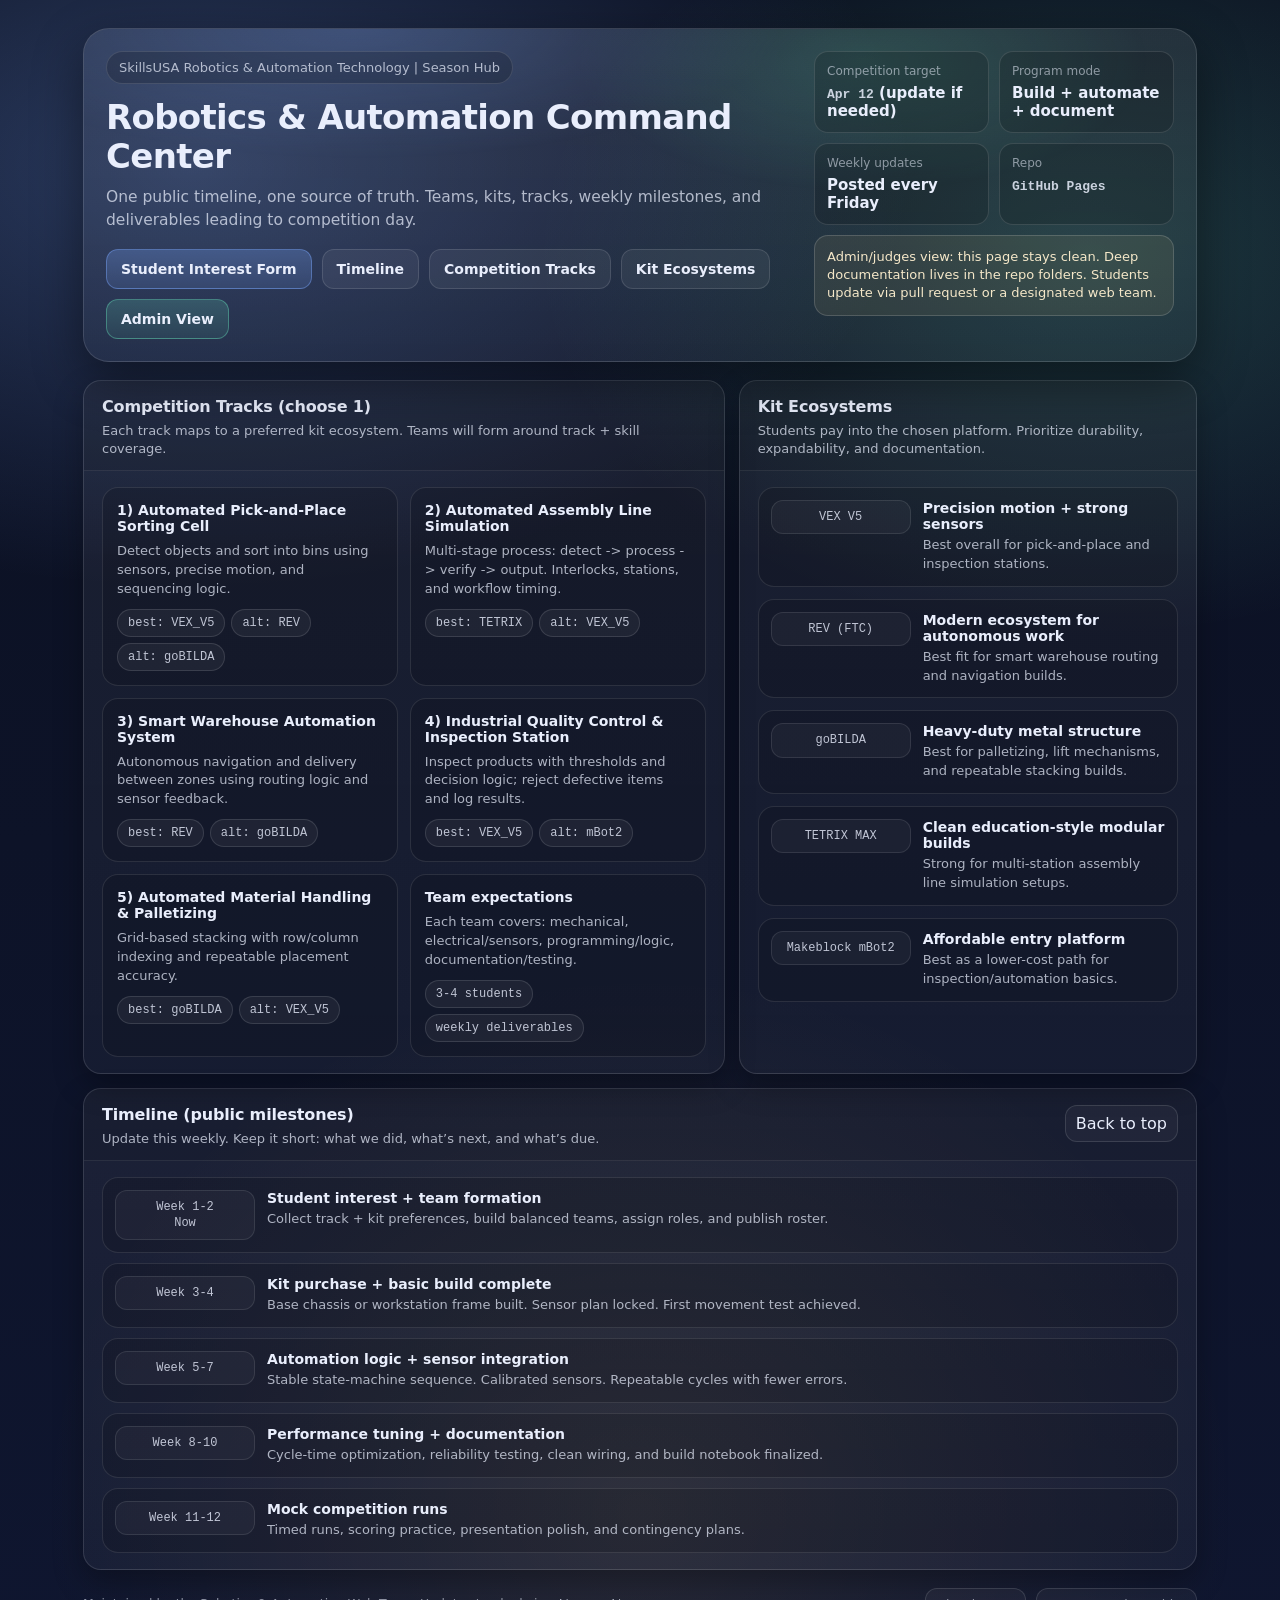
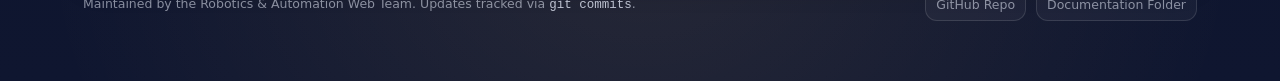
<file: index.html>
<!doctype html>
<html lang="en">
<head>
  <meta charset="utf-8" />
  <meta name="viewport" content="width=device-width,initial-scale=1" />
  <title>SkillsUSA Robotics & Automation | Program Hub</title>
  <meta name="description" content="SkillsUSA Robotics & Automation Technology - season hub, timeline, teams, and resources." />
  <style>
    :root{
      --bg0:#0b1020;
      --bg1:#0f1630;
      --card:rgba(255,255,255,.06);
      --card2:rgba(255,255,255,.08);
      --stroke:rgba(255,255,255,.12);
      --text:#e9eefc;
      --muted:rgba(233,238,252,.72);
      --muted2:rgba(233,238,252,.55);
      --accent:#7aa7ff;
      --accent2:#6ef3c5;
      --warn:#ffd37a;
      --radius:18px;
      --shadow: 0 18px 50px rgba(0,0,0,.45);
      --mono: ui-monospace, SFMono-Regular, Menlo, Monaco, Consolas, "Liberation Mono", "Courier New", monospace;
      --sans: ui-sans-serif, system-ui, -apple-system, Segoe UI, Roboto, Helvetica, Arial, "Apple Color Emoji","Segoe UI Emoji";
    }
    *{box-sizing:border-box}
    body{
      margin:0;
      font-family:var(--sans);
      color:var(--text);
      background:
        radial-gradient(1200px 700px at 15% 10%, rgba(122,167,255,.28), transparent 60%),
        radial-gradient(1000px 700px at 85% 15%, rgba(110,243,197,.18), transparent 55%),
        radial-gradient(1000px 900px at 50% 90%, rgba(255,211,122,.10), transparent 60%),
        linear-gradient(180deg, var(--bg0), var(--bg1));
      min-height:100vh;
    }
    a{color:inherit;text-decoration:none}
    .wrap{max-width:1150px;margin:0 auto;padding:28px 18px 60px}
    header{
      display:flex;align-items:flex-start;justify-content:space-between;gap:16px;
      padding:22px;
      border:1px solid var(--stroke);
      border-radius:calc(var(--radius) + 8px);
      background:linear-gradient(180deg, rgba(255,255,255,.08), rgba(255,255,255,.04));
      box-shadow:var(--shadow);
      overflow:hidden;
      position:relative;
    }
    header:before{
      content:"";
      position:absolute;inset:-2px;
      background:
        radial-gradient(700px 220px at 25% 0%, rgba(122,167,255,.22), transparent 60%),
        radial-gradient(520px 240px at 70% 10%, rgba(110,243,197,.16), transparent 55%);
      pointer-events:none;
      filter:blur(0px);
    }
    .hero{position:relative;z-index:1;max-width:760px}
    .eyebrow{
      display:inline-flex;gap:10px;align-items:center;
      padding:8px 12px;border:1px solid var(--stroke);
      border-radius:999px;background:rgba(0,0,0,.18);
      color:var(--muted);font-size:13px;
    }
    .title{margin:14px 0 10px;font-size:34px;line-height:1.15;letter-spacing:-.02em}
    .subtitle{margin:0;color:var(--muted);font-size:15.5px;line-height:1.5}
    .ctaRow{display:flex;flex-wrap:wrap;gap:10px;margin-top:16px}
    .btn{
      display:inline-flex;align-items:center;justify-content:center;
      padding:11px 14px;border-radius:12px;border:1px solid var(--stroke);
      background:rgba(255,255,255,.06);
      color:var(--text);
      transition:transform .12s ease, background .12s ease, border-color .12s ease;
      font-weight:600;font-size:14px;
    }
    .btn:hover{transform:translateY(-1px);background:rgba(255,255,255,.09);border-color:rgba(255,255,255,.18)}
    .btnPrimary{
      background:linear-gradient(180deg, rgba(122,167,255,.28), rgba(122,167,255,.14));
      border-color:rgba(122,167,255,.42);
    }
    .btnAdmin{
      background:linear-gradient(180deg, rgba(110,243,197,.18), rgba(110,243,197,.08));
      border-color:rgba(110,243,197,.35);
    }
    .meta{
      position:relative;z-index:1;
      display:grid;gap:10px;
      min-width:320px;max-width:360px;
    }
    .pillGrid{display:grid;grid-template-columns:1fr 1fr;gap:10px}
    .pill{
      border:1px solid var(--stroke);
      border-radius:14px;
      background:rgba(0,0,0,.16);
      padding:12px;
    }
    .pill .k{color:var(--muted2);font-size:12px}
    .pill .v{margin-top:6px;font-size:15px;font-weight:700}
    .pill .v code{font-family:var(--mono);font-size:13px;color:rgba(233,238,252,.85)}
    .note{
      border:1px solid rgba(255,255,255,.16);
      background:rgba(255,211,122,.08);
      border-radius:14px;
      padding:12px;
      color:rgba(255,240,208,.95);
      font-size:13px;line-height:1.4;
    }
    .grid{
      margin-top:18px;
      display:grid;
      grid-template-columns: 1.4fr 1fr;
      gap:14px;
    }
    @media (max-width: 980px){
      header{flex-direction:column}
      .meta{max-width:none;min-width:unset}
      .grid{grid-template-columns:1fr}
    }
    .card{
      border:1px solid var(--stroke);
      border-radius:var(--radius);
      background:linear-gradient(180deg, rgba(255,255,255,.06), rgba(255,255,255,.035));
      box-shadow: 0 12px 30px rgba(0,0,0,.30);
      overflow:hidden;
    }
    .cardHead{
      padding:16px 18px 12px;
      display:flex;align-items:flex-start;justify-content:space-between;gap:10px;
      border-bottom:1px solid rgba(255,255,255,.08);
      background:rgba(0,0,0,.10);
    }
    .cardHead h2{margin:0;font-size:16px;letter-spacing:-.01em}
    .cardHead p{margin:6px 0 0;color:var(--muted);font-size:13px;line-height:1.4}
    .cardBody{padding:16px 18px}
    .bento{
      display:grid;grid-template-columns:1fr 1fr;gap:12px;
    }
    @media (max-width: 640px){ .bento{grid-template-columns:1fr} }
    .tile{
      border:1px solid rgba(255,255,255,.10);
      border-radius:16px;
      background:rgba(0,0,0,.14);
      padding:14px;
    }
    .tile h3{margin:0 0 8px;font-size:14px}
    .tile p{margin:0;color:var(--muted);font-size:13px;line-height:1.45}
    .tagRow{margin-top:10px;display:flex;flex-wrap:wrap;gap:6px}
    .tag{
      display:inline-flex;align-items:center;
      padding:6px 10px;border-radius:999px;
      border:1px solid rgba(255,255,255,.12);
      background:rgba(255,255,255,.05);
      font-size:12px;color:rgba(233,238,252,.80);
      font-family:var(--mono);
    }
    .timeline{
      display:grid;gap:10px;
    }
    .mile{
      display:grid;grid-template-columns: 140px 1fr;
      gap:12px;align-items:start;
      padding:12px;border-radius:16px;
      border:1px solid rgba(255,255,255,.10);
      background:rgba(0,0,0,.14);
    }
    .mile .date{
      font-family:var(--mono);
      color:rgba(233,238,252,.80);
      font-size:12px;
      padding:8px 10px;border-radius:12px;
      border:1px solid rgba(255,255,255,.10);
      background:rgba(255,255,255,.04);
      text-align:center;
      line-height:1.35;
    }
    .mile .txt h4{margin:0 0 4px;font-size:14px}
    .mile .txt p{margin:0;color:var(--muted);font-size:13px;line-height:1.45}
    footer{
      margin-top:18px;
      display:flex;flex-wrap:wrap;gap:10px;justify-content:space-between;align-items:center;
      color:var(--muted2);font-size:12.5px;
    }
    footer code{font-family:var(--mono);color:rgba(233,238,252,.78)}
    .smallLink{border:1px solid rgba(255,255,255,.12);padding:8px 10px;border-radius:12px;background:rgba(255,255,255,.04)}
    .footLinks{display:flex;gap:10px;flex-wrap:wrap}
  </style>
</head>

<body>
  <div class="wrap" id="top">
    <header>
      <div class="hero">
        <div class="eyebrow">SkillsUSA Robotics & Automation Technology | Season Hub</div>
        <h1 class="title">Robotics & Automation Command Center</h1>
        <p class="subtitle">
          One public timeline, one source of truth. Teams, kits, tracks, weekly milestones, and deliverables leading to competition day.
        </p>
        <div class="ctaRow">
          <a class="btn btnPrimary"
             href="https://docs.google.com/forms/d/1tGkBbyylYVS4-wmj9cs_T2N0wDCmW5zNqQ6SedEzjuI/edit"
             target="_blank" rel="noopener noreferrer"
             id="interestFormLink">Student Interest Form</a>

          <a class="btn" href="#timeline">Timeline</a>
          <a class="btn" href="#tracks">Competition Tracks</a>
          <a class="btn" href="#kits">Kit Ecosystems</a>

          <a class="btn btnAdmin"
             href="AdminRootOnly/index.html"
             id="adminLink">Admin View</a>
        </div>
      </div>

      <div class="meta">
        <div class="pillGrid">
          <div class="pill">
            <div class="k">Competition target</div>
            <div class="v"><code>Apr 12</code> (update if needed)</div>
          </div>
          <div class="pill">
            <div class="k">Program mode</div>
            <div class="v">Build + automate + document</div>
          </div>
          <div class="pill">
            <div class="k">Weekly updates</div>
            <div class="v">Posted every Friday</div>
          </div>
          <div class="pill">
            <div class="k">Repo</div>
            <div class="v"><code>GitHub Pages</code></div>
          </div>
        </div>
        <div class="note">
          Admin/judges view: this page stays clean. Deep documentation lives in the repo folders. Students update via pull request or a designated web team.
        </div>
      </div>
    </header>

    <div class="grid">
      <section class="card" id="tracks">
        <div class="cardHead">
          <div>
            <h2>Competition Tracks (choose 1)</h2>
            <p>Each track maps to a preferred kit ecosystem. Teams will form around track + skill coverage.</p>
          </div>
        </div>
        <div class="cardBody">
          <div class="bento">
            <div class="tile">
              <h3>1) Automated Pick-and-Place Sorting Cell</h3>
              <p>Detect objects and sort into bins using sensors, precise motion, and sequencing logic.</p>
              <div class="tagRow">
                <span class="tag">best: VEX_V5</span><span class="tag">alt: REV</span><span class="tag">alt: goBILDA</span>
              </div>
            </div>

            <div class="tile">
              <h3>2) Automated Assembly Line Simulation</h3>
              <p>Multi-stage process: detect -> process -> verify -> output. Interlocks, stations, and workflow timing.</p>
              <div class="tagRow">
                <span class="tag">best: TETRIX</span><span class="tag">alt: VEX_V5</span>
              </div>
            </div>

            <div class="tile">
              <h3>3) Smart Warehouse Automation System</h3>
              <p>Autonomous navigation and delivery between zones using routing logic and sensor feedback.</p>
              <div class="tagRow">
                <span class="tag">best: REV</span><span class="tag">alt: goBILDA</span>
              </div>
            </div>

            <div class="tile">
              <h3>4) Industrial Quality Control & Inspection Station</h3>
              <p>Inspect products with thresholds and decision logic; reject defective items and log results.</p>
              <div class="tagRow">
                <span class="tag">best: VEX_V5</span><span class="tag">alt: mBot2</span>
              </div>
            </div>

            <div class="tile">
              <h3>5) Automated Material Handling & Palletizing</h3>
              <p>Grid-based stacking with row/column indexing and repeatable placement accuracy.</p>
              <div class="tagRow">
                <span class="tag">best: goBILDA</span><span class="tag">alt: VEX_V5</span>
              </div>
            </div>

            <div class="tile">
              <h3>Team expectations</h3>
              <p>Each team covers: mechanical, electrical/sensors, programming/logic, documentation/testing.</p>
              <div class="tagRow">
                <span class="tag">3-4 students</span><span class="tag">weekly deliverables</span>
              </div>
            </div>

          </div>
        </div>
      </section>

      <aside class="card" id="kits">
        <div class="cardHead">
          <div>
            <h2>Kit Ecosystems</h2>
            <p>Students pay into the chosen platform. Prioritize durability, expandability, and documentation.</p>
          </div>
        </div>
        <div class="cardBody">
          <div class="timeline" style="gap:12px">

            <div class="mile">
              <div class="date">VEX V5</div>
              <div class="txt">
                <h4>Precision motion + strong sensors</h4>
                <p>Best overall for pick-and-place and inspection stations.</p>
              </div>
            </div>

            <div class="mile">
              <div class="date">REV (FTC)</div>
              <div class="txt">
                <h4>Modern ecosystem for autonomous work</h4>
                <p>Best fit for smart warehouse routing and navigation builds.</p>
              </div>
            </div>

            <div class="mile">
              <div class="date">goBILDA</div>
              <div class="txt">
                <h4>Heavy-duty metal structure</h4>
                <p>Best for palletizing, lift mechanisms, and repeatable stacking builds.</p>
              </div>
            </div>

            <div class="mile">
              <div class="date">TETRIX MAX</div>
              <div class="txt">
                <h4>Clean education-style modular builds</h4>
                <p>Strong for multi-station assembly line simulation setups.</p>
              </div>
            </div>

            <div class="mile">
              <div class="date">Makeblock mBot2</div>
              <div class="txt">
                <h4>Affordable entry platform</h4>
                <p>Best as a lower-cost path for inspection/automation basics.</p>
              </div>
            </div>

          </div>
        </div>
      </aside>
    </div>

    <section class="card" id="timeline" style="margin-top:14px">
      <div class="cardHead">
        <div>
          <h2>Timeline (public milestones)</h2>
          <p>Update this weekly. Keep it short: what we did, what’s next, and what’s due.</p>
        </div>
        <a class="smallLink" href="#top">Back to top</a>
      </div>
      <div class="cardBody">
        <div class="timeline">

          <div class="mile">
            <div class="date">Week 1-2<br>Now</div>
            <div class="txt">
              <h4>Student interest + team formation</h4>
              <p>Collect track + kit preferences, build balanced teams, assign roles, and publish roster.</p>
            </div>
          </div>

          <div class="mile">
            <div class="date">Week 3-4</div>
            <div class="txt">
              <h4>Kit purchase + basic build complete</h4>
              <p>Base chassis or workstation frame built. Sensor plan locked. First movement test achieved.</p>
            </div>
          </div>

          <div class="mile">
            <div class="date">Week 5-7</div>
            <div class="txt">
              <h4>Automation logic + sensor integration</h4>
              <p>Stable state-machine sequence. Calibrated sensors. Repeatable cycles with fewer errors.</p>
            </div>
          </div>

          <div class="mile">
            <div class="date">Week 8-10</div>
            <div class="txt">
              <h4>Performance tuning + documentation</h4>
              <p>Cycle-time optimization, reliability testing, clean wiring, and build notebook finalized.</p>
            </div>
          </div>

          <div class="mile">
            <div class="date">Week 11-12</div>
            <div class="txt">
              <h4>Mock competition runs</h4>
              <p>Timed runs, scoring practice, presentation polish, and contingency plans.</p>
            </div>
          </div>

        </div>
      </div>
    </section>

    <footer>
      <div>
        Maintained by the Robotics & Automation Web Team. Updates tracked via <code>git commits</code>.
      </div>

      <div class="footLinks">
        <a class="smallLink"
           href="https://github.com/coltonsharp-dev/SkillsUSA-Vistancia"
           target="_blank" rel="noopener noreferrer"
           id="repoLink">GitHub Repo</a>

        <a class="smallLink"
           href="https://github.com/coltonsharp-dev/SkillsUSA-Vistancia/tree/main/Document"
           target="_blank" rel="noopener noreferrer"
           id="docLink">Documentation Folder</a>
      </div>
    </footer>
  </div>

  <!-- No JS overrides. Links above are final. -->
</body>
</html>
</file>
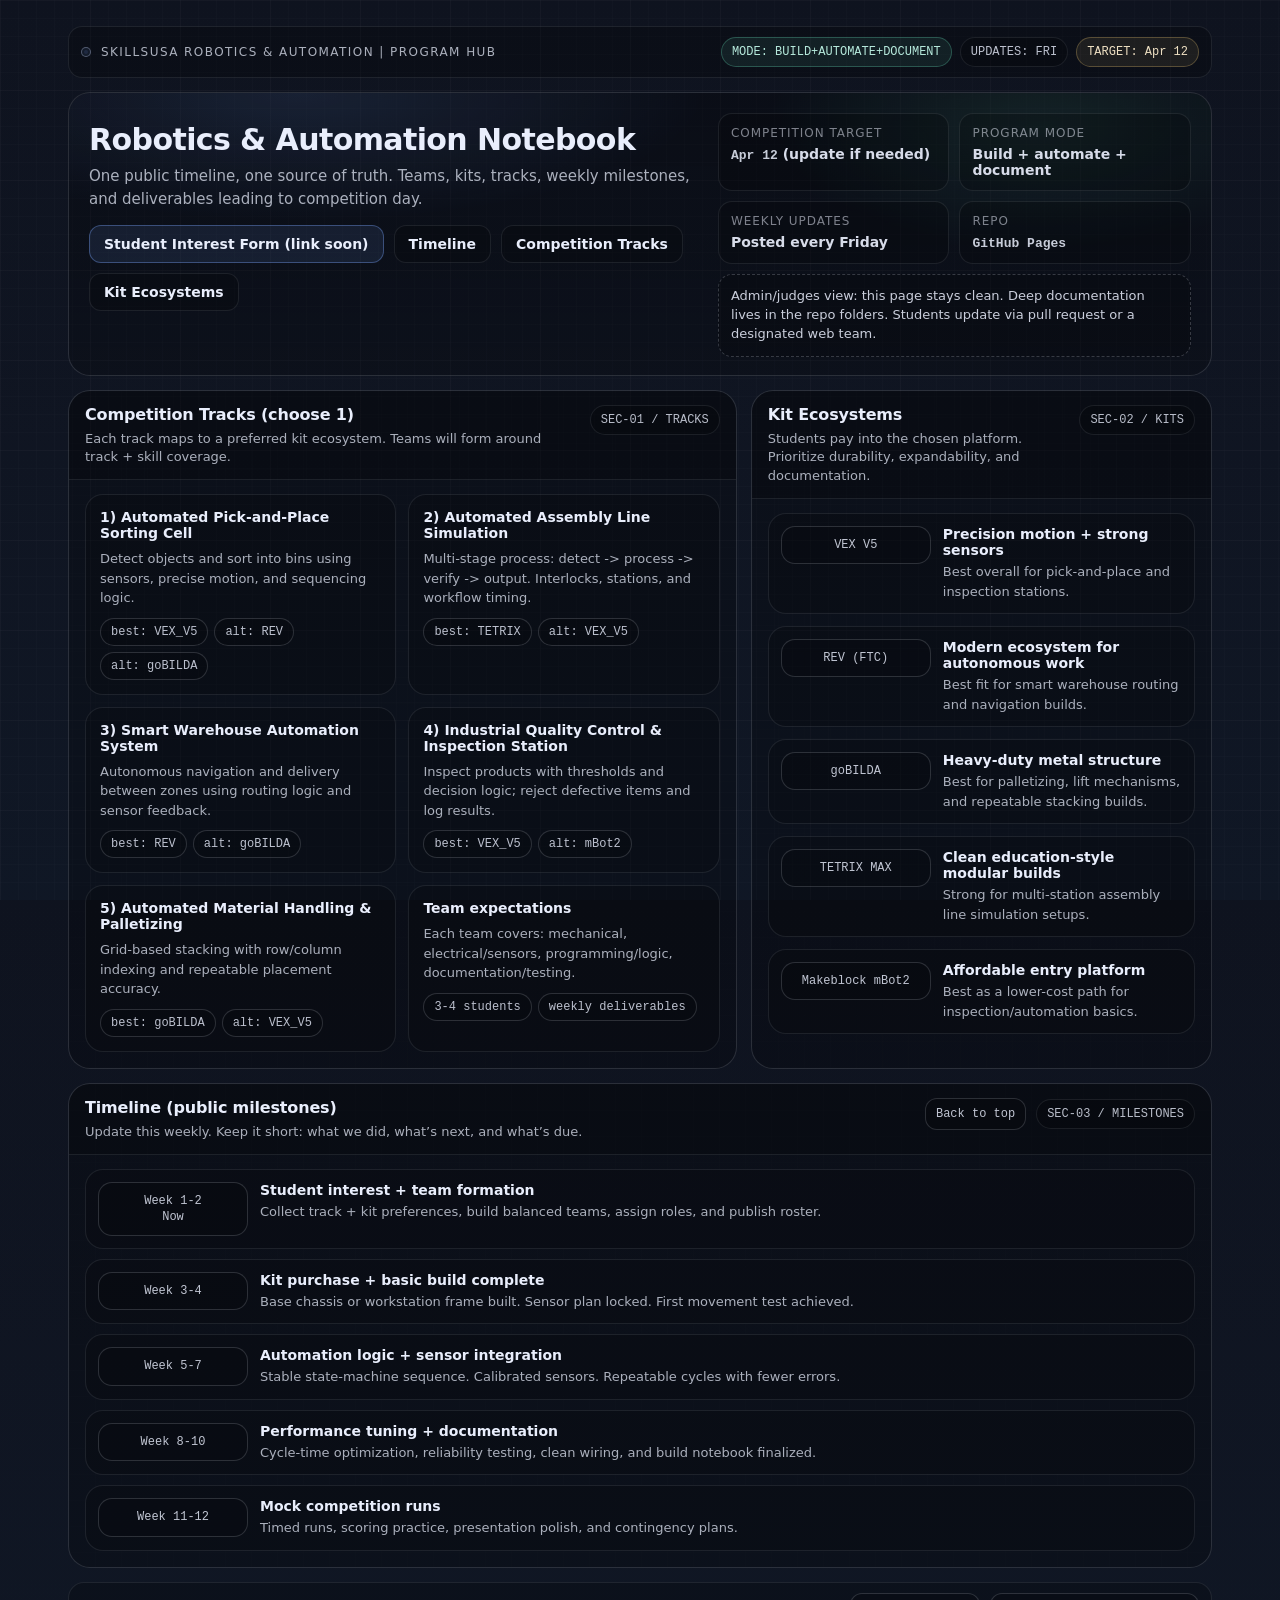
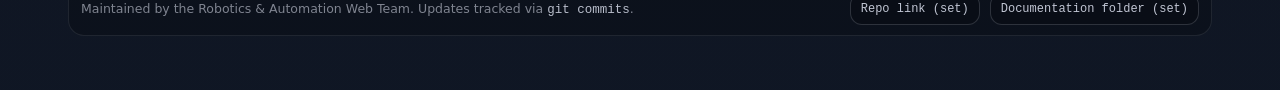
<file: AdminRootOnly/index.html>
<!doctype html>
<html lang="en">
<head>
  <meta charset="utf-8" />
  <meta name="viewport" content="width=device-width,initial-scale=1" />
  <title>SkillsUSA Robotics & Automation | Program Hub</title>
  <meta name="description" content="SkillsUSA Robotics & Automation Technology - season hub, timeline, teams, and resources." />

  <style>
    :root{
      --bg:#070b12;
      --paper:#0b1220;
      --panel:#0a111d;
      --panel2:#0c1626;

      --stroke:rgba(233,238,252,.14);
      --stroke2:rgba(233,238,252,.09);

      --text:#e9eefc;
      --muted:rgba(233,238,252,.72);
      --muted2:rgba(233,238,252,.52);

      --accent:#7aa7ff;
      --ok:#6ef3c5;
      --warn:#ffd37a;

      --r:16px;
      --r2:22px;

      --mono: ui-monospace, SFMono-Regular, Menlo, Monaco, Consolas, "Liberation Mono", "Courier New", monospace;
      --sans: ui-sans-serif, system-ui, -apple-system, Segoe UI, Roboto, Helvetica, Arial, "Apple Color Emoji","Segoe UI Emoji";
    }

    *{box-sizing:border-box}
    html,body{height:100%}
    body{
      margin:0;
      font-family:var(--sans);
      color:var(--text);
      background:
        linear-gradient(0deg, rgba(122,167,255,.08), rgba(122,167,255,.08)),
        linear-gradient(180deg, #05070c, var(--bg));
      min-height:100vh;
    }
    a{color:inherit;text-decoration:none}

    /* Blueprint grid (minor + major lines) */
    body:before{
      content:"";
      position:fixed; inset:0;
      pointer-events:none;
      background:
        linear-gradient(rgba(233,238,252,.05) 1px, transparent 1px),
        linear-gradient(90deg, rgba(233,238,252,.05) 1px, transparent 1px),
        linear-gradient(rgba(233,238,252,.08) 1px, transparent 1px),
        linear-gradient(90deg, rgba(233,238,252,.08) 1px, transparent 1px);
      background-size:
        18px 18px,
        18px 18px,
        90px 90px,
        90px 90px;
      opacity:.22;
      mix-blend-mode:screen;
    }

    .wrap{max-width:1180px;margin:0 auto;padding:26px 18px 54px}

    /* Top bar */
    .topbar{
      display:flex;align-items:center;justify-content:space-between;gap:12px;
      margin-bottom:14px;
      padding:10px 12px;
      border:1px solid var(--stroke2);
      border-radius:14px;
      background:rgba(0,0,0,.24);
      backdrop-filter: blur(0px);
    }
    .brand{
      display:flex;gap:10px;align-items:center;
      color:var(--muted);
      font-size:12px;
      letter-spacing:.12em;
      text-transform:uppercase;
    }
    .brand .dot{
      width:10px;height:10px;border-radius:50%;
      border:1px solid rgba(233,238,252,.25);
      background:rgba(122,167,255,.18);
      box-shadow:0 0 0 2px rgba(0,0,0,.35) inset;
    }
    .chips{display:flex;gap:8px;flex-wrap:wrap;justify-content:flex-end}
    .chip{
      font-family:var(--mono);
      font-size:12px;
      padding:7px 10px;
      border-radius:999px;
      border:1px solid var(--stroke2);
      background:rgba(0,0,0,.22);
      color:rgba(233,238,252,.80);
    }
    .chip.ok{border-color:rgba(110,243,197,.26); background:rgba(110,243,197,.08); color:rgba(200,255,240,.90)}
    .chip.warn{border-color:rgba(255,211,122,.26); background:rgba(255,211,122,.08); color:rgba(255,240,208,.92)}

    /* Header notebook sheet */
    header{
      border:1px solid var(--stroke);
      border-radius:var(--r2);
      background:linear-gradient(180deg, rgba(0,0,0,.28), rgba(0,0,0,.18));
      overflow:hidden;
      position:relative;
    }
    header:before{
      content:"";
      position:absolute;inset:0;
      pointer-events:none;
      background:
        radial-gradient(700px 220px at 20% 0%, rgba(122,167,255,.14), transparent 60%),
        radial-gradient(520px 240px at 85% 12%, rgba(110,243,197,.10), transparent 55%);
      opacity:.9;
    }
    .headerInner{
      position:relative; z-index:1;
      padding:20px 20px 18px;
      display:grid;
      grid-template-columns: 1.3fr 1fr;
      gap:14px;
    }
    @media (max-width: 980px){
      .headerInner{grid-template-columns:1fr}
    }

    .hTitle{
      margin:10px 0 8px;
      font-size:30px;
      letter-spacing:-.02em;
      line-height:1.12;
    }
    .hSub{
      margin:0;
      color:var(--muted);
      font-size:15px;
      line-height:1.55;
      max-width:70ch;
    }

    .specGrid{
      display:grid;
      grid-template-columns:1fr 1fr;
      gap:10px;
      align-content:start;
    }
    .spec{
      border:1px solid var(--stroke2);
      border-radius:14px;
      background:rgba(0,0,0,.22);
      padding:12px;
    }
    .spec .k{
      color:var(--muted2);
      font-size:12px;
      letter-spacing:.08em;
      text-transform:uppercase;
    }
    .spec .v{
      margin-top:6px;
      font-weight:800;
      font-size:14px;
      color:rgba(233,238,252,.92);
    }
    .spec .v code{
      font-family:var(--mono);
      font-size:13px;
      color:rgba(233,238,252,.85);
    }
    .notice{
      grid-column:1/-1;
      border:1px dashed rgba(233,238,252,.20);
      border-radius:14px;
      padding:12px;
      background:rgba(0,0,0,.22);
      color:rgba(233,238,252,.86);
      font-size:13px;
      line-height:1.45;
    }

    .ctaRow{display:flex;flex-wrap:wrap;gap:10px;margin-top:14px}
    .btn{
      display:inline-flex;align-items:center;justify-content:center;
      padding:10px 14px;
      border-radius:12px;
      border:1px solid var(--stroke2);
      background:rgba(0,0,0,.22);
      color:var(--text);
      transition:transform .12s ease, border-color .12s ease, background .12s ease;
      font-weight:700;font-size:14px;
    }
    .btn:hover{transform:translateY(-1px);border-color:rgba(122,167,255,.28);background:rgba(122,167,255,.06)}
    .btnPrimary{
      border-color:rgba(122,167,255,.36);
      background:rgba(122,167,255,.10);
    }

    /* Main layout */
    .grid{
      margin-top:14px;
      display:grid;
      grid-template-columns: 1.45fr 1fr;
      gap:14px;
    }
    @media (max-width: 980px){ .grid{grid-template-columns:1fr} }

    .card{
      border:1px solid var(--stroke);
      border-radius:var(--r2);
      background:rgba(0,0,0,.22);
      overflow:hidden;
      position:relative;
    }
    .card:before{
      content:"";
      position:absolute; inset:0;
      pointer-events:none;
      background:
        linear-gradient(rgba(233,238,252,.06) 1px, transparent 1px),
        linear-gradient(90deg, rgba(233,238,252,.06) 1px, transparent 1px);
      background-size: 26px 26px;
      opacity:.10;
    }

    .cardHead{
      position:relative; z-index:1;
      padding:14px 16px 12px;
      border-bottom:1px solid var(--stroke2);
      background:rgba(0,0,0,.22);
      display:flex;align-items:flex-start;justify-content:space-between;gap:12px;
    }
    .cardHead h2{margin:0;font-size:16px;letter-spacing:-.01em}
    .cardHead p{margin:6px 0 0;color:var(--muted);font-size:13px;line-height:1.45}
    .secId{
      font-family:var(--mono);
      font-size:12px;
      padding:7px 10px;
      border-radius:999px;
      border:1px solid var(--stroke2);
      background:rgba(0,0,0,.20);
      color:rgba(233,238,252,.78);
      white-space:nowrap;
    }

    .cardBody{position:relative; z-index:1; padding:14px 16px 16px}

    .bento{display:grid;grid-template-columns:1fr 1fr;gap:12px}
    @media (max-width: 640px){ .bento{grid-template-columns:1fr} }

    .tile{
      border:1px solid var(--stroke2);
      border-radius:18px;
      background:rgba(0,0,0,.18);
      padding:14px;
    }
    .tile h3{margin:0 0 8px;font-size:14px}
    .tile p{margin:0;color:var(--muted);font-size:13px;line-height:1.5}

    .tagRow{margin-top:10px;display:flex;flex-wrap:wrap;gap:6px}
    .tag{
      display:inline-flex;align-items:center;
      padding:6px 10px;border-radius:999px;
      border:1px solid rgba(233,238,252,.16);
      background:rgba(0,0,0,.18);
      font-size:12px;
      color:rgba(233,238,252,.80);
      font-family:var(--mono);
    }

    .timeline{display:grid;gap:10px}
    .mile{
      display:grid;grid-template-columns: 150px 1fr;
      gap:12px;align-items:start;
      padding:12px;
      border-radius:18px;
      border:1px solid var(--stroke2);
      background:rgba(0,0,0,.18);
    }
    .date{
      font-family:var(--mono);
      font-size:12px;
      line-height:1.35;
      border:1px solid rgba(233,238,252,.16);
      border-radius:14px;
      padding:10px 10px;
      background:rgba(0,0,0,.16);
      text-align:center;
      color:rgba(233,238,252,.82);
    }
    .txt h4{margin:0 0 4px;font-size:14px}
    .txt p{margin:0;color:var(--muted);font-size:13px;line-height:1.5}

    .smallLink{
      border:1px solid rgba(233,238,252,.16);
      padding:8px 10px;
      border-radius:12px;
      background:rgba(0,0,0,.18);
      font-family:var(--mono);
      font-size:12px;
      color:rgba(233,238,252,.82);
    }

    footer{
      margin-top:14px;
      display:flex;flex-wrap:wrap;gap:10px;
      justify-content:space-between;align-items:center;
      color:var(--muted2);font-size:12.5px;
      border:1px solid var(--stroke2);
      border-radius:16px;
      background:rgba(0,0,0,.22);
      padding:10px 12px;
    }
    footer code{font-family:var(--mono);color:rgba(233,238,252,.78)}
    .footLinks{display:flex;gap:10px;flex-wrap:wrap}

    /* Anchor offset feel (optional if you add sticky header later) */
    section, aside{scroll-margin-top:14px}
  </style>
</head>

<body>
  <div class="wrap" id="top">

    <div class="topbar">
      <div class="brand">
        <span class="dot"></span>
        <span>SkillsUSA Robotics & Automation | Program Hub</span>
      </div>
      <div class="chips">
        <span class="chip ok">MODE: BUILD+AUTOMATE+DOCUMENT</span>
        <span class="chip">UPDATES: FRI</span>
        <span class="chip warn">TARGET: Apr 12</span>
      </div>
    </div>

    <header>
      <div class="headerInner">
        <div>
          <h1 class="hTitle">Robotics & Automation Notebook</h1>
          <p class="hSub">
            One public timeline, one source of truth. Teams, kits, tracks, weekly milestones, and deliverables leading to competition day.
          </p>

          <div class="ctaRow">
            <a class="btn btnPrimary" href="#" id="interestFormLink">Student Interest Form (link soon)</a>
            <a class="btn" href="#timeline">Timeline</a>
            <a class="btn" href="#tracks">Competition Tracks</a>
            <a class="btn" href="#kits">Kit Ecosystems</a>
          </div>
        </div>

        <div class="specGrid">
          <div class="spec">
            <div class="k">Competition target</div>
            <div class="v"><code>Apr 12</code> (update if needed)</div>
          </div>
          <div class="spec">
            <div class="k">Program mode</div>
            <div class="v">Build + automate + document</div>
          </div>
          <div class="spec">
            <div class="k">Weekly updates</div>
            <div class="v">Posted every Friday</div>
          </div>
          <div class="spec">
            <div class="k">Repo</div>
            <div class="v"><code>GitHub Pages</code></div>
          </div>

          <div class="notice">
            Admin/judges view: this page stays clean. Deep documentation lives in the repo folders. Students update via pull request or a designated web team.
          </div>
        </div>
      </div>
    </header>

    <div class="grid">
      <section class="card" id="tracks">
        <div class="cardHead">
          <div>
            <h2>Competition Tracks (choose 1)</h2>
            <p>Each track maps to a preferred kit ecosystem. Teams will form around track + skill coverage.</p>
          </div>
          <div class="secId">SEC-01 / TRACKS</div>
        </div>
        <div class="cardBody">
          <div class="bento">
            <div class="tile">
              <h3>1) Automated Pick-and-Place Sorting Cell</h3>
              <p>Detect objects and sort into bins using sensors, precise motion, and sequencing logic.</p>
              <div class="tagRow">
                <span class="tag">best: VEX_V5</span><span class="tag">alt: REV</span><span class="tag">alt: goBILDA</span>
              </div>
            </div>

            <div class="tile">
              <h3>2) Automated Assembly Line Simulation</h3>
              <p>Multi-stage process: detect -> process -> verify -> output. Interlocks, stations, and workflow timing.</p>
              <div class="tagRow">
                <span class="tag">best: TETRIX</span><span class="tag">alt: VEX_V5</span>
              </div>
            </div>

            <div class="tile">
              <h3>3) Smart Warehouse Automation System</h3>
              <p>Autonomous navigation and delivery between zones using routing logic and sensor feedback.</p>
              <div class="tagRow">
                <span class="tag">best: REV</span><span class="tag">alt: goBILDA</span>
              </div>
            </div>

            <div class="tile">
              <h3>4) Industrial Quality Control & Inspection Station</h3>
              <p>Inspect products with thresholds and decision logic; reject defective items and log results.</p>
              <div class="tagRow">
                <span class="tag">best: VEX_V5</span><span class="tag">alt: mBot2</span>
              </div>
            </div>

            <div class="tile">
              <h3>5) Automated Material Handling & Palletizing</h3>
              <p>Grid-based stacking with row/column indexing and repeatable placement accuracy.</p>
              <div class="tagRow">
                <span class="tag">best: goBILDA</span><span class="tag">alt: VEX_V5</span>
              </div>
            </div>

            <div class="tile">
              <h3>Team expectations</h3>
              <p>Each team covers: mechanical, electrical/sensors, programming/logic, documentation/testing.</p>
              <div class="tagRow">
                <span class="tag">3-4 students</span><span class="tag">weekly deliverables</span>
              </div>
            </div>
          </div>
        </div>
      </section>

      <aside class="card" id="kits">
        <div class="cardHead">
          <div>
            <h2>Kit Ecosystems</h2>
            <p>Students pay into the chosen platform. Prioritize durability, expandability, and documentation.</p>
          </div>
          <div class="secId">SEC-02 / KITS</div>
        </div>
        <div class="cardBody">
          <div class="timeline" style="gap:12px">
            <div class="mile">
              <div class="date">VEX V5</div>
              <div class="txt">
                <h4>Precision motion + strong sensors</h4>
                <p>Best overall for pick-and-place and inspection stations.</p>
              </div>
            </div>

            <div class="mile">
              <div class="date">REV (FTC)</div>
              <div class="txt">
                <h4>Modern ecosystem for autonomous work</h4>
                <p>Best fit for smart warehouse routing and navigation builds.</p>
              </div>
            </div>

            <div class="mile">
              <div class="date">goBILDA</div>
              <div class="txt">
                <h4>Heavy-duty metal structure</h4>
                <p>Best for palletizing, lift mechanisms, and repeatable stacking builds.</p>
              </div>
            </div>

            <div class="mile">
              <div class="date">TETRIX MAX</div>
              <div class="txt">
                <h4>Clean education-style modular builds</h4>
                <p>Strong for multi-station assembly line simulation setups.</p>
              </div>
            </div>

            <div class="mile">
              <div class="date">Makeblock mBot2</div>
              <div class="txt">
                <h4>Affordable entry platform</h4>
                <p>Best as a lower-cost path for inspection/automation basics.</p>
              </div>
            </div>
          </div>
        </div>
      </aside>
    </div>

    <section class="card" id="timeline" style="margin-top:14px">
      <div class="cardHead">
        <div>
          <h2>Timeline (public milestones)</h2>
          <p>Update this weekly. Keep it short: what we did, what’s next, and what’s due.</p>
        </div>
        <div style="display:flex;gap:10px;align-items:center;flex-wrap:wrap;justify-content:flex-end">
          <a class="smallLink" href="#top">Back to top</a>
          <span class="secId">SEC-03 / MILESTONES</span>
        </div>
      </div>

      <div class="cardBody">
        <div class="timeline">
          <div class="mile">
            <div class="date">Week 1-2<br>Now</div>
            <div class="txt">
              <h4>Student interest + team formation</h4>
              <p>Collect track + kit preferences, build balanced teams, assign roles, and publish roster.</p>
            </div>
          </div>

          <div class="mile">
            <div class="date">Week 3-4</div>
            <div class="txt">
              <h4>Kit purchase + basic build complete</h4>
              <p>Base chassis or workstation frame built. Sensor plan locked. First movement test achieved.</p>
            </div>
          </div>

          <div class="mile">
            <div class="date">Week 5-7</div>
            <div class="txt">
              <h4>Automation logic + sensor integration</h4>
              <p>Stable state-machine sequence. Calibrated sensors. Repeatable cycles with fewer errors.</p>
            </div>
          </div>

          <div class="mile">
            <div class="date">Week 8-10</div>
            <div class="txt">
              <h4>Performance tuning + documentation</h4>
              <p>Cycle-time optimization, reliability testing, clean wiring, and build notebook finalized.</p>
            </div>
          </div>

          <div class="mile">
            <div class="date">Week 11-12</div>
            <div class="txt">
              <h4>Mock competition runs</h4>
              <p>Timed runs, scoring practice, presentation polish, and contingency plans.</p>
            </div>
          </div>
        </div>
      </div>
    </section>

    <footer>
      <div>
        Maintained by the Robotics & Automation Web Team. Updates tracked via <code>git commits</code>.
      </div>
      <div class="footLinks">
        <a class="smallLink" href="#" id="repoLink">Repo link (set)</a>
        <a class="smallLink" href="#" id="docLink">Documentation folder (set)</a>
      </div>
    </footer>
  </div>

  <script>
    // Optional: set these links once and forget.
    // Replace the # with your real URLs.
    document.getElementById("interestFormLink").href = "#";
    document.getElementById("repoLink").href = "#";
    document.getElementById("docLink").href = "#";
  </script>
</body>
</html>
</file>
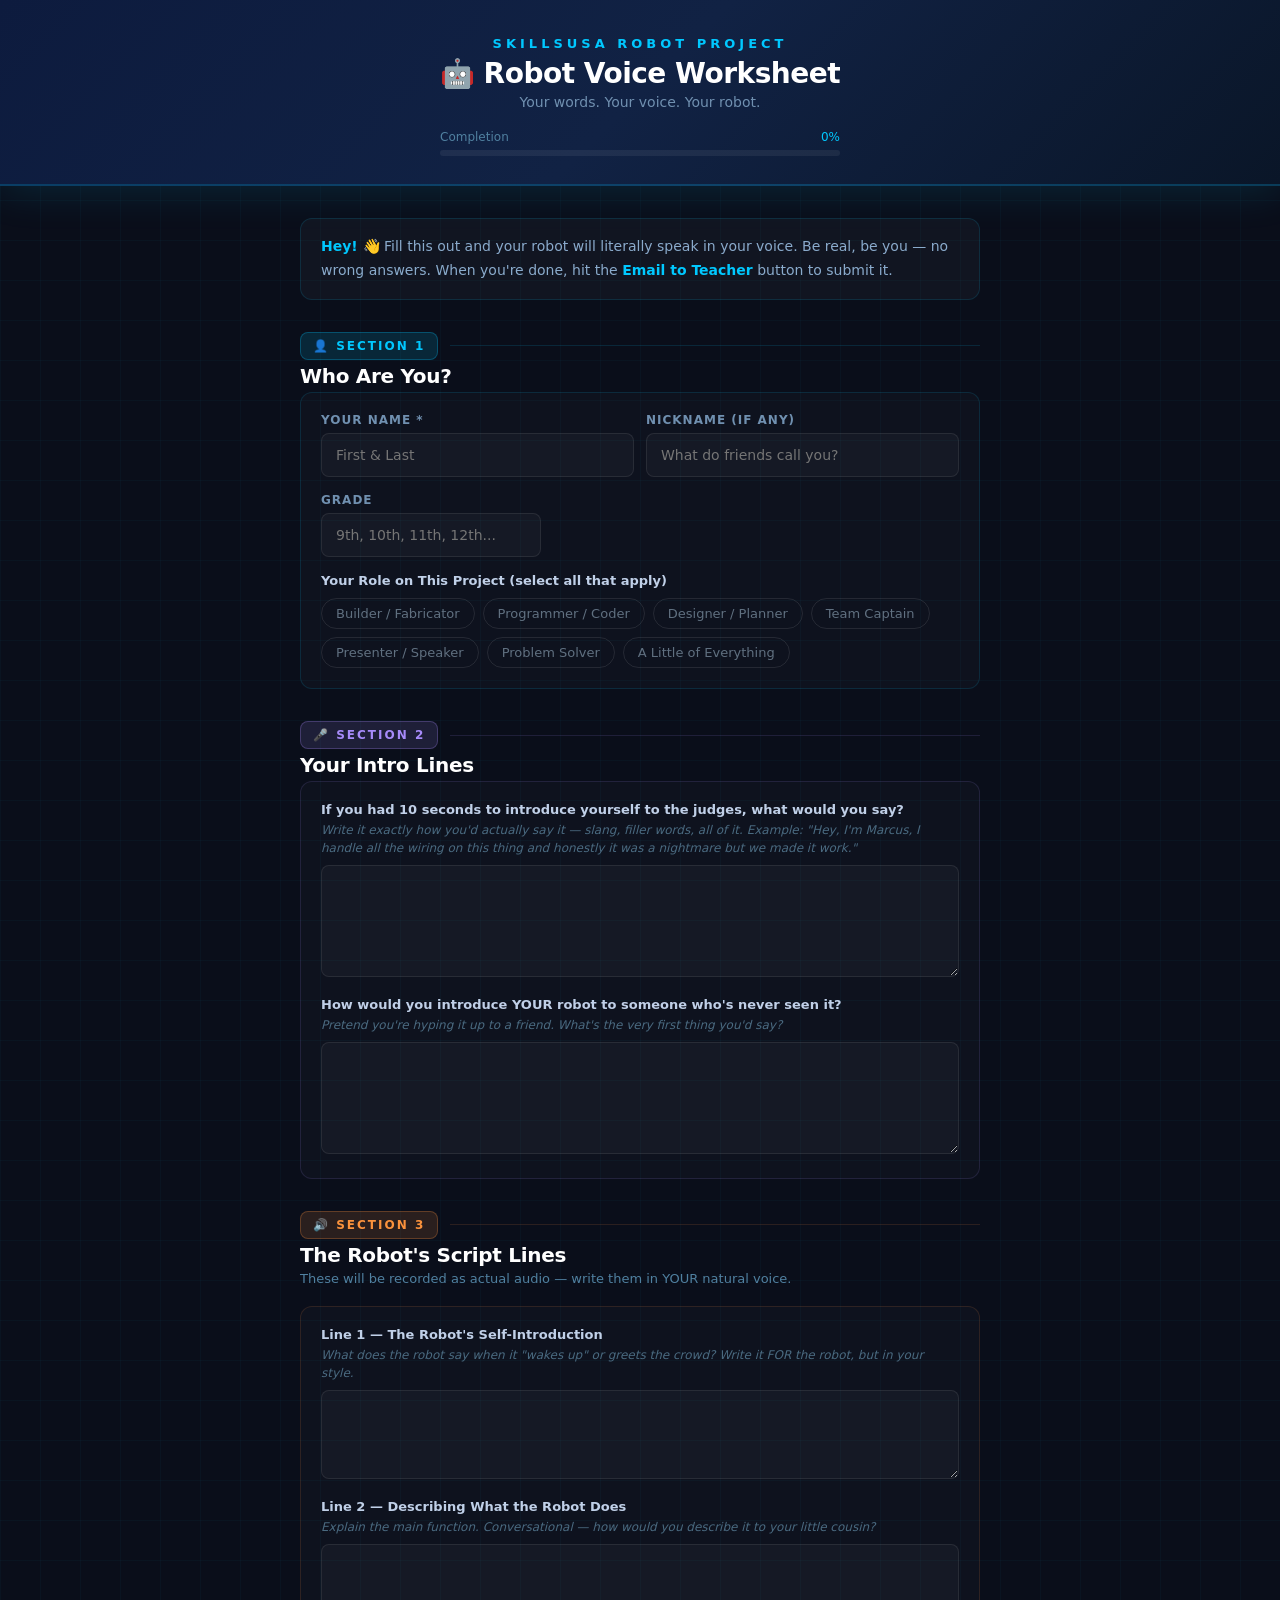
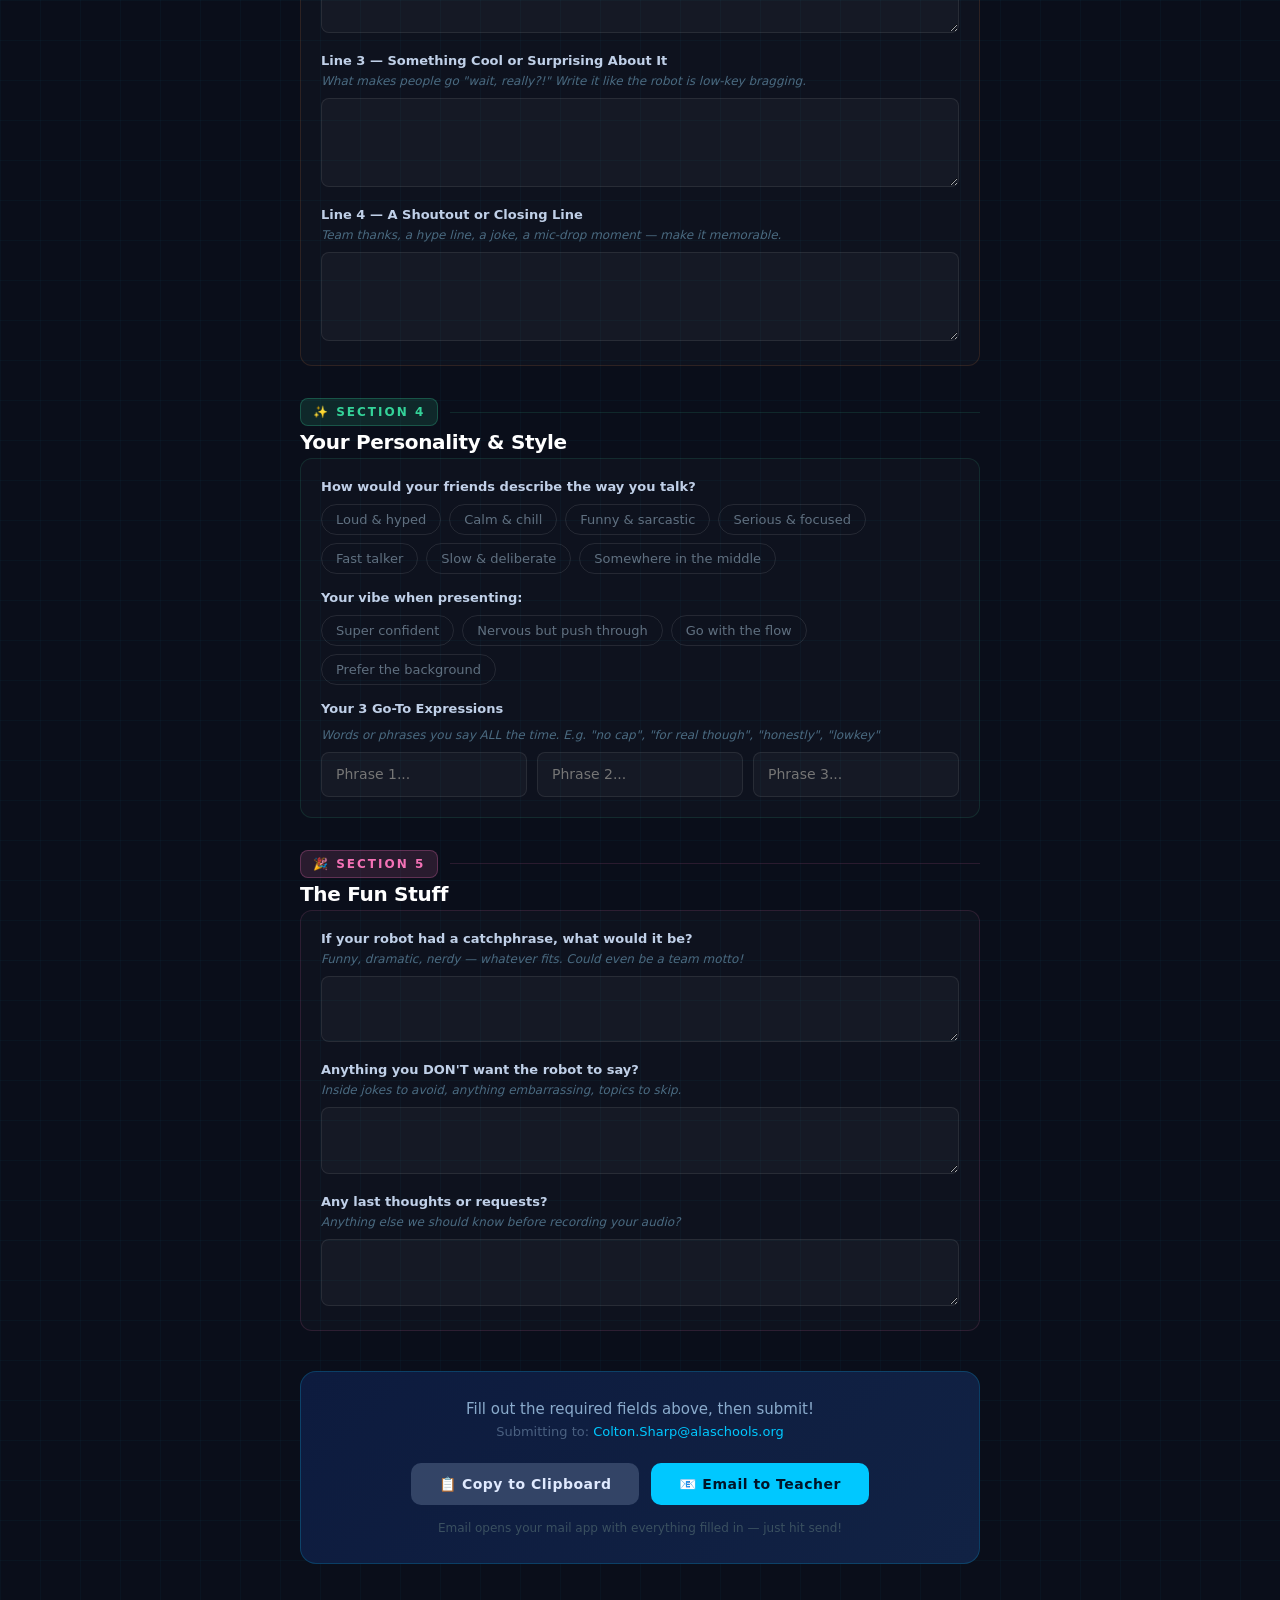
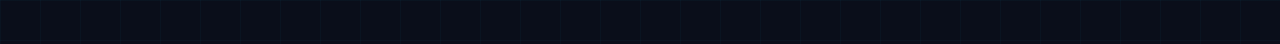
<file: RobotVoiceWorksheet.html>
<!DOCTYPE html>
<html lang="en">
<head>
<meta charset="UTF-8" />
<meta name="viewport" content="width=device-width, initial-scale=1.0"/>
<title>Robot Voice Worksheet — SkillsUSA</title>
<style>
  * { box-sizing: border-box; margin: 0; padding: 0; }

  body {
    min-height: 100vh;
    background: #0a0e1a;
    background-image:
      linear-gradient(rgba(0,200,255,0.03) 1px, transparent 1px),
      linear-gradient(90deg, rgba(0,200,255,0.03) 1px, transparent 1px);
    background-size: 40px 40px;
    font-family: 'Segoe UI', system-ui, sans-serif;
    color: #e0eaff;
    padding-bottom: 80px;
  }

  /* HEADER */
  .header {
    background: linear-gradient(135deg, #0d1b3e 0%, #112244 50%, #0a1628 100%);
    border-bottom: 2px solid #00c8ff33;
    padding: 36px 24px 28px;
    text-align: center;
    position: sticky;
    top: 0;
    z-index: 100;
    box-shadow: 0 4px 40px #00c8ff22;
  }
  .header-tag { font-size: 13px; letter-spacing: 4px; color: #00c8ff; text-transform: uppercase; margin-bottom: 6px; font-weight: 700; }
  .header-title { font-size: 28px; font-weight: 900; color: #fff; letter-spacing: -0.5px; margin-bottom: 4px; }
  .header-sub { font-size: 14px; color: #7090b0; margin-bottom: 20px; }
  .progress-wrap { max-width: 400px; margin: 0 auto; }
  .progress-labels { display: flex; justify-content: space-between; font-size: 12px; color: #5080a0; margin-bottom: 6px; }
  .progress-pct { color: #00c8ff; }
  .progress-track { height: 6px; background: #ffffff10; border-radius: 99px; overflow: hidden; }
  .progress-bar {
    height: 100%; border-radius: 99px;
    background: linear-gradient(90deg, #0080ff, #00c8ff);
    box-shadow: 0 0 12px #00c8ff88;
    transition: width 0.4s ease;
    width: 0%;
  }

  /* MAIN */
  .main { max-width: 720px; margin: 0 auto; padding: 32px 20px 0; }

  .intro-box {
    background: #ffffff08;
    border: 1px solid #00c8ff22;
    border-radius: 12px;
    padding: 16px 20px;
    margin-bottom: 32px;
    font-size: 14px;
    color: #8aabcc;
    line-height: 1.7;
  }
  .intro-box strong { color: #00c8ff; }
  .intro-box .green { color: #00ff88; }

  /* SECTIONS */
  .section { margin-bottom: 32px; }
  .section-tag-row { display: flex; align-items: center; gap: 12px; margin-bottom: 4px; }
  .section-tag {
    background: var(--c22);
    border: 1px solid var(--c44);
    border-radius: 8px;
    padding: 6px 12px;
    font-size: 12px;
    font-weight: 800;
    color: var(--c);
    letter-spacing: 2px;
    text-transform: uppercase;
  }
  .section-line { flex: 1; height: 1px; background: var(--c22); }
  .section-title { font-size: 20px; font-weight: 800; color: #fff; margin-bottom: 4px; letter-spacing: -0.3px; }
  .section-subtitle { font-size: 13px; color: #5080a0; margin-bottom: 20px; }
  .section-body {
    background: #ffffff05;
    border: 1px solid var(--c22);
    border-radius: 12px;
    padding: 20px;
    display: flex;
    flex-direction: column;
    gap: 16px;
  }

  /* FIELDS */
  .field-label { display: block; font-size: 12px; font-weight: 700; color: #7090b0; text-transform: uppercase; letter-spacing: 1px; margin-bottom: 6px; }
  .field-label-big { display: block; font-size: 13px; font-weight: 700; color: #c0d0e8; margin-bottom: 4px; }
  .hint { font-size: 12px; color: #4a6a80; margin-bottom: 8px; font-style: italic; line-height: 1.5; }

  input[type="text"], textarea {
    width: 100%;
    background: #ffffff08;
    border: 1.5px solid #ffffff15;
    border-radius: 8px;
    padding: 10px 14px;
    font-size: 14px;
    color: #e0eaff;
    font-family: inherit;
    outline: none;
    transition: border-color 0.2s;
    line-height: 1.6;
  }
  input[type="text"]:focus, textarea:focus { border-color: var(--c, #00c8ff); }
  textarea { resize: vertical; }

  .row { display: flex; gap: 12px; flex-wrap: wrap; }
  .row .field-wrap { flex: 1; min-width: 180px; }

  /* CHECKBOXES */
  .check-label { font-size: 13px; font-weight: 700; color: #c0d0e8; margin-bottom: 10px; display: block; }
  .chips { display: flex; flex-wrap: wrap; gap: 8px; }
  .chip {
    padding: 7px 14px;
    border-radius: 99px;
    font-size: 13px;
    cursor: pointer;
    border: 1.5px solid #ffffff18;
    background: transparent;
    color: #607080;
    font-family: inherit;
    transition: all 0.15s;
  }
  .chip.on {
    border-color: var(--c);
    background: var(--c22);
    color: var(--c);
    font-weight: 700;
    box-shadow: 0 0 10px var(--c44);
  }

  /* PHRASES */
  .phrases { display: flex; gap: 10px; flex-wrap: wrap; }
  .phrases input { flex: 1; min-width: 140px; }

  /* SUBMIT */
  .submit-box {
    margin-top: 40px;
    background: linear-gradient(135deg, #0d1b3e, #112244);
    border: 1px solid #00c8ff33;
    border-radius: 16px;
    padding: 28px 24px;
    text-align: center;
  }
  .submit-status { font-size: 15px; color: #8aabcc; margin-bottom: 6px; }
  .submit-email { font-size: 13px; color: #4a6080; margin-bottom: 24px; }
  .submit-email span { color: #00c8ff; }
  .btn-row { display: flex; gap: 12px; justify-content: center; flex-wrap: wrap; margin-bottom: 16px; }
  button.btn {
    padding: 13px 28px;
    border-radius: 10px;
    font-size: 14px;
    font-weight: 700;
    cursor: pointer;
    border: none;
    letter-spacing: 0.5px;
    font-family: inherit;
    transition: opacity 0.15s, transform 0.1s;
  }
  button.btn:hover { opacity: 0.88; transform: translateY(-1px); }
  button.btn:active { transform: translateY(0); }
  .btn-copy { background: #334466; color: #e0eaff; }
  .btn-copy.done { background: #00ff88; color: #001a0d; }
  .btn-email { background: #00c8ff; color: #001428; }
  .submit-note { font-size: 12px; color: #3a5060; }
</style>
</head>
<body>

<div class="header">
  <div class="header-tag">SkillsUSA Robot Project</div>
  <div class="header-title">🤖 Robot Voice Worksheet</div>
  <div class="header-sub">Your words. Your voice. Your robot.</div>
  <div class="progress-wrap">
    <div class="progress-labels">
      <span>Completion</span>
      <span class="progress-pct" id="pct-label">0%</span>
    </div>
    <div class="progress-track">
      <div class="progress-bar" id="progress-bar"></div>
    </div>
  </div>
</div>

<div class="main">

  <div class="intro-box">
    <strong>Hey! 👋</strong> Fill this out and your robot will literally speak in your voice. Be real, be you — no wrong answers. When you're done, hit the <span class="green"><strong>Email to Teacher</strong></span> button to submit it.
  </div>

  <!-- SECTION 1 -->
  <div class="section" style="--c:#00c8ff; --c22:#00c8ff22; --c44:#00c8ff44;">
    <div class="section-tag-row">
      <div class="section-tag">👤 Section 1</div>
      <div class="section-line"></div>
    </div>
    <div class="section-title">Who Are You?</div>
    <div class="section-body">
      <div class="row">
        <div class="field-wrap">
          <label class="field-label">Your Name *</label>
          <input type="text" id="name" placeholder="First & Last" oninput="updateProgress()" />
        </div>
        <div class="field-wrap">
          <label class="field-label">Nickname (if any)</label>
          <input type="text" id="nickname" placeholder="What do friends call you?" />
        </div>
      </div>
      <div>
        <label class="field-label">Grade</label>
        <input type="text" id="grade" placeholder="9th, 10th, 11th, 12th..." style="max-width:220px" />
      </div>
      <div>
        <span class="check-label">Your Role on This Project (select all that apply)</span>
        <div class="chips" id="roles">
          <button class="chip" onclick="toggleChip(this)">Builder / Fabricator</button>
          <button class="chip" onclick="toggleChip(this)">Programmer / Coder</button>
          <button class="chip" onclick="toggleChip(this)">Designer / Planner</button>
          <button class="chip" onclick="toggleChip(this)">Team Captain</button>
          <button class="chip" onclick="toggleChip(this)">Presenter / Speaker</button>
          <button class="chip" onclick="toggleChip(this)">Problem Solver</button>
          <button class="chip" onclick="toggleChip(this)">A Little of Everything</button>
        </div>
      </div>
    </div>
  </div>

  <!-- SECTION 2 -->
  <div class="section" style="--c:#a78bfa; --c22:#a78bfa22; --c44:#a78bfa44;">
    <div class="section-tag-row">
      <div class="section-tag">🎤 Section 2</div>
      <div class="section-line"></div>
    </div>
    <div class="section-title">Your Intro Lines</div>
    <div class="section-body">
      <div>
        <label class="field-label-big">If you had 10 seconds to introduce yourself to the judges, what would you say?</label>
        <div class="hint">Write it exactly how you'd actually say it — slang, filler words, all of it. Example: "Hey, I'm Marcus, I handle all the wiring on this thing and honestly it was a nightmare but we made it work."</div>
        <textarea id="selfIntro" rows="4" oninput="updateProgress()"></textarea>
      </div>
      <div>
        <label class="field-label-big">How would you introduce YOUR robot to someone who's never seen it?</label>
        <div class="hint">Pretend you're hyping it up to a friend. What's the very first thing you'd say?</div>
        <textarea id="robotIntro" rows="4" oninput="updateProgress()"></textarea>
      </div>
    </div>
  </div>

  <!-- SECTION 3 -->
  <div class="section" style="--c:#fb923c; --c22:#fb923c22; --c44:#fb923c44;">
    <div class="section-tag-row">
      <div class="section-tag">🔊 Section 3</div>
      <div class="section-line"></div>
    </div>
    <div class="section-title">The Robot's Script Lines</div>
    <div class="section-subtitle">These will be recorded as actual audio — write them in YOUR natural voice.</div>
    <div class="section-body">
      <div>
        <label class="field-label-big">Line 1 — The Robot's Self-Introduction</label>
        <div class="hint">What does the robot say when it "wakes up" or greets the crowd? Write it FOR the robot, but in your style.</div>
        <textarea id="line1" rows="3" oninput="updateProgress()"></textarea>
      </div>
      <div>
        <label class="field-label-big">Line 2 — Describing What the Robot Does</label>
        <div class="hint">Explain the main function. Conversational — how would you describe it to your little cousin?</div>
        <textarea id="line2" rows="3" oninput="updateProgress()"></textarea>
      </div>
      <div>
        <label class="field-label-big">Line 3 — Something Cool or Surprising About It</label>
        <div class="hint">What makes people go "wait, really?!" Write it like the robot is low-key bragging.</div>
        <textarea id="line3" rows="3" oninput="updateProgress()"></textarea>
      </div>
      <div>
        <label class="field-label-big">Line 4 — A Shoutout or Closing Line</label>
        <div class="hint">Team thanks, a hype line, a joke, a mic-drop moment — make it memorable.</div>
        <textarea id="line4" rows="3" oninput="updateProgress()"></textarea>
      </div>
    </div>
  </div>

  <!-- SECTION 4 -->
  <div class="section" style="--c:#34d399; --c22:#34d39922; --c44:#34d39944;">
    <div class="section-tag-row">
      <div class="section-tag">✨ Section 4</div>
      <div class="section-line"></div>
    </div>
    <div class="section-title">Your Personality & Style</div>
    <div class="section-body">
      <div>
        <span class="check-label">How would your friends describe the way you talk?</span>
        <div class="chips">
          <button class="chip" onclick="toggleChip(this)">Loud & hyped</button>
          <button class="chip" onclick="toggleChip(this)">Calm & chill</button>
          <button class="chip" onclick="toggleChip(this)">Funny & sarcastic</button>
          <button class="chip" onclick="toggleChip(this)">Serious & focused</button>
          <button class="chip" onclick="toggleChip(this)">Fast talker</button>
          <button class="chip" onclick="toggleChip(this)">Slow & deliberate</button>
          <button class="chip" onclick="toggleChip(this)">Somewhere in the middle</button>
        </div>
      </div>
      <div>
        <span class="check-label">Your vibe when presenting:</span>
        <div class="chips">
          <button class="chip" onclick="toggleChip(this)">Super confident</button>
          <button class="chip" onclick="toggleChip(this)">Nervous but push through</button>
          <button class="chip" onclick="toggleChip(this)">Go with the flow</button>
          <button class="chip" onclick="toggleChip(this)">Prefer the background</button>
        </div>
      </div>
      <div>
        <span class="check-label">Your 3 Go-To Expressions</span>
        <div class="hint">Words or phrases you say ALL the time. E.g. "no cap", "for real though", "honestly", "lowkey"</div>
        <div class="phrases">
          <input type="text" id="phrase1" placeholder="Phrase 1..." />
          <input type="text" id="phrase2" placeholder="Phrase 2..." />
          <input type="text" id="phrase3" placeholder="Phrase 3..." />
        </div>
      </div>
    </div>
  </div>

  <!-- SECTION 5 -->
  <div class="section" style="--c:#f472b6; --c22:#f472b622; --c44:#f472b644;">
    <div class="section-tag-row">
      <div class="section-tag">🎉 Section 5</div>
      <div class="section-line"></div>
    </div>
    <div class="section-title">The Fun Stuff</div>
    <div class="section-body">
      <div>
        <label class="field-label-big">If your robot had a catchphrase, what would it be?</label>
        <div class="hint">Funny, dramatic, nerdy — whatever fits. Could even be a team motto!</div>
        <textarea id="catchphrase" rows="2" oninput="updateProgress()"></textarea>
      </div>
      <div>
        <label class="field-label-big">Anything you DON'T want the robot to say?</label>
        <div class="hint">Inside jokes to avoid, anything embarrassing, topics to skip.</div>
        <textarea id="avoid" rows="2"></textarea>
      </div>
      <div>
        <label class="field-label-big">Any last thoughts or requests?</label>
        <div class="hint">Anything else we should know before recording your audio?</div>
        <textarea id="lastThoughts" rows="2"></textarea>
      </div>
    </div>
  </div>

  <!-- SUBMIT -->
  <div class="submit-box">
    <div class="submit-status" id="submit-status">Fill out the required fields above, then submit!</div>
    <div class="submit-email">Submitting to: <span>Colton.Sharp@alaschools.org</span></div>
    <div class="btn-row">
      <button class="btn btn-copy" id="copy-btn" onclick="handleCopy()">📋 Copy to Clipboard</button>
      <button class="btn btn-email" onclick="handleEmail()">📧 Email to Teacher</button>
    </div>
    <div class="submit-note">Email opens your mail app with everything filled in — just hit send!</div>
  </div>

</div>

<script>
  const TEACHER_EMAIL = "Colton.Sharp@alaschools.org";

  function toggleChip(el) {
    el.classList.toggle("on");
  }

  function getChips(containerId) {
    const container = document.getElementById(containerId);
    if (!container) {
      // search all chip groups by iterating
    }
    return [];
  }

  function getAllSelectedChips(sectionEl) {
    return [...sectionEl.querySelectorAll(".chip.on")].map(c => c.textContent).join(", ");
  }

  function val(id) {
    const el = document.getElementById(id);
    return el ? el.value.trim() : "";
  }

  function buildSummary() {
    const sections = document.querySelectorAll(".section");
    const roleChips = [...sections[0].querySelectorAll(".chip.on")].map(c => c.textContent).join(", ") || "(none selected)";
    const talkChips = [...sections[3].querySelectorAll(".chips")[0].querySelectorAll(".chip.on")].map(c => c.textContent).join(", ") || "(none selected)";
    const vibeChips = [...sections[3].querySelectorAll(".chips")[1].querySelectorAll(".chip.on")].map(c => c.textContent).join(", ") || "(none selected)";

    return `
🤖 ROBOT VOICE WORKSHEET — SkillsUSA
=====================================

👤 SECTION 1: WHO ARE YOU?
Name: ${val("name") || "(blank)"}
Nickname: ${val("nickname") || "(blank)"}
Grade: ${val("grade") || "(blank)"}
Role on Project: ${roleChips}

🎤 SECTION 2: YOUR INTRO LINES
Self-Introduction:
${val("selfIntro") || "(blank)"}

Robot Introduction:
${val("robotIntro") || "(blank)"}

🔊 SECTION 3: THE ROBOT'S SCRIPT LINES
Line 1 — Robot Self-Introduction:
${val("line1") || "(blank)"}

Line 2 — What the Robot Does:
${val("line2") || "(blank)"}

Line 3 — Something Cool/Surprising:
${val("line3") || "(blank)"}

Line 4 — Shoutout / Closing Line:
${val("line4") || "(blank)"}

✨ SECTION 4: PERSONALITY & STYLE
Talk Style: ${talkChips}
Presenting Vibe: ${vibeChips}
Go-To Phrases: "${val("phrase1") || "(blank)"}" | "${val("phrase2") || "(blank)"}" | "${val("phrase3") || "(blank)"}"

🎉 SECTION 5: THE FUN STUFF
Robot Catchphrase:
${val("catchphrase") || "(blank)"}

Things to Avoid:
${val("avoid") || "(blank)"}

Last Thoughts:
${val("lastThoughts") || "(blank)"}
`.trim();
  }

  function updateProgress() {
    const fields = ["name","selfIntro","robotIntro","line1","line2","line3","line4","catchphrase"];
    const filled = fields.filter(id => val(id).length > 0).length;
    const pct = Math.round((filled / fields.length) * 100);
    document.getElementById("progress-bar").style.width = pct + "%";
    document.getElementById("pct-label").textContent = pct + "%";
    const statusEl = document.getElementById("submit-status");
    if (pct === 100) {
      statusEl.textContent = "✅ Looking good! Ready to submit?";
      document.getElementById("pct-label").style.color = "#00ff88";
      document.getElementById("progress-bar").style.background = "linear-gradient(90deg, #00ff88, #00c8ff)";
    } else {
      statusEl.textContent = `Almost there — ${100 - pct}% left to complete!`;
    }
  }

  function handleCopy() {
    const btn = document.getElementById("copy-btn");
    navigator.clipboard.writeText(buildSummary()).then(() => {
      btn.textContent = "✅ Copied!";
      btn.classList.add("done");
      setTimeout(() => {
        btn.textContent = "📋 Copy to Clipboard";
        btn.classList.remove("done");
      }, 2500);
    });
  }

  function handleEmail() {
    const name = val("name") || "Student";
    const subject = encodeURIComponent(`SkillsUSA Robot Voice Worksheet — ${name}`);
    const body = encodeURIComponent(buildSummary());
    window.open(`mailto:${TEACHER_EMAIL}?subject=${subject}&body=${body}`);
  }
</script>
</body>
</html>
</file>
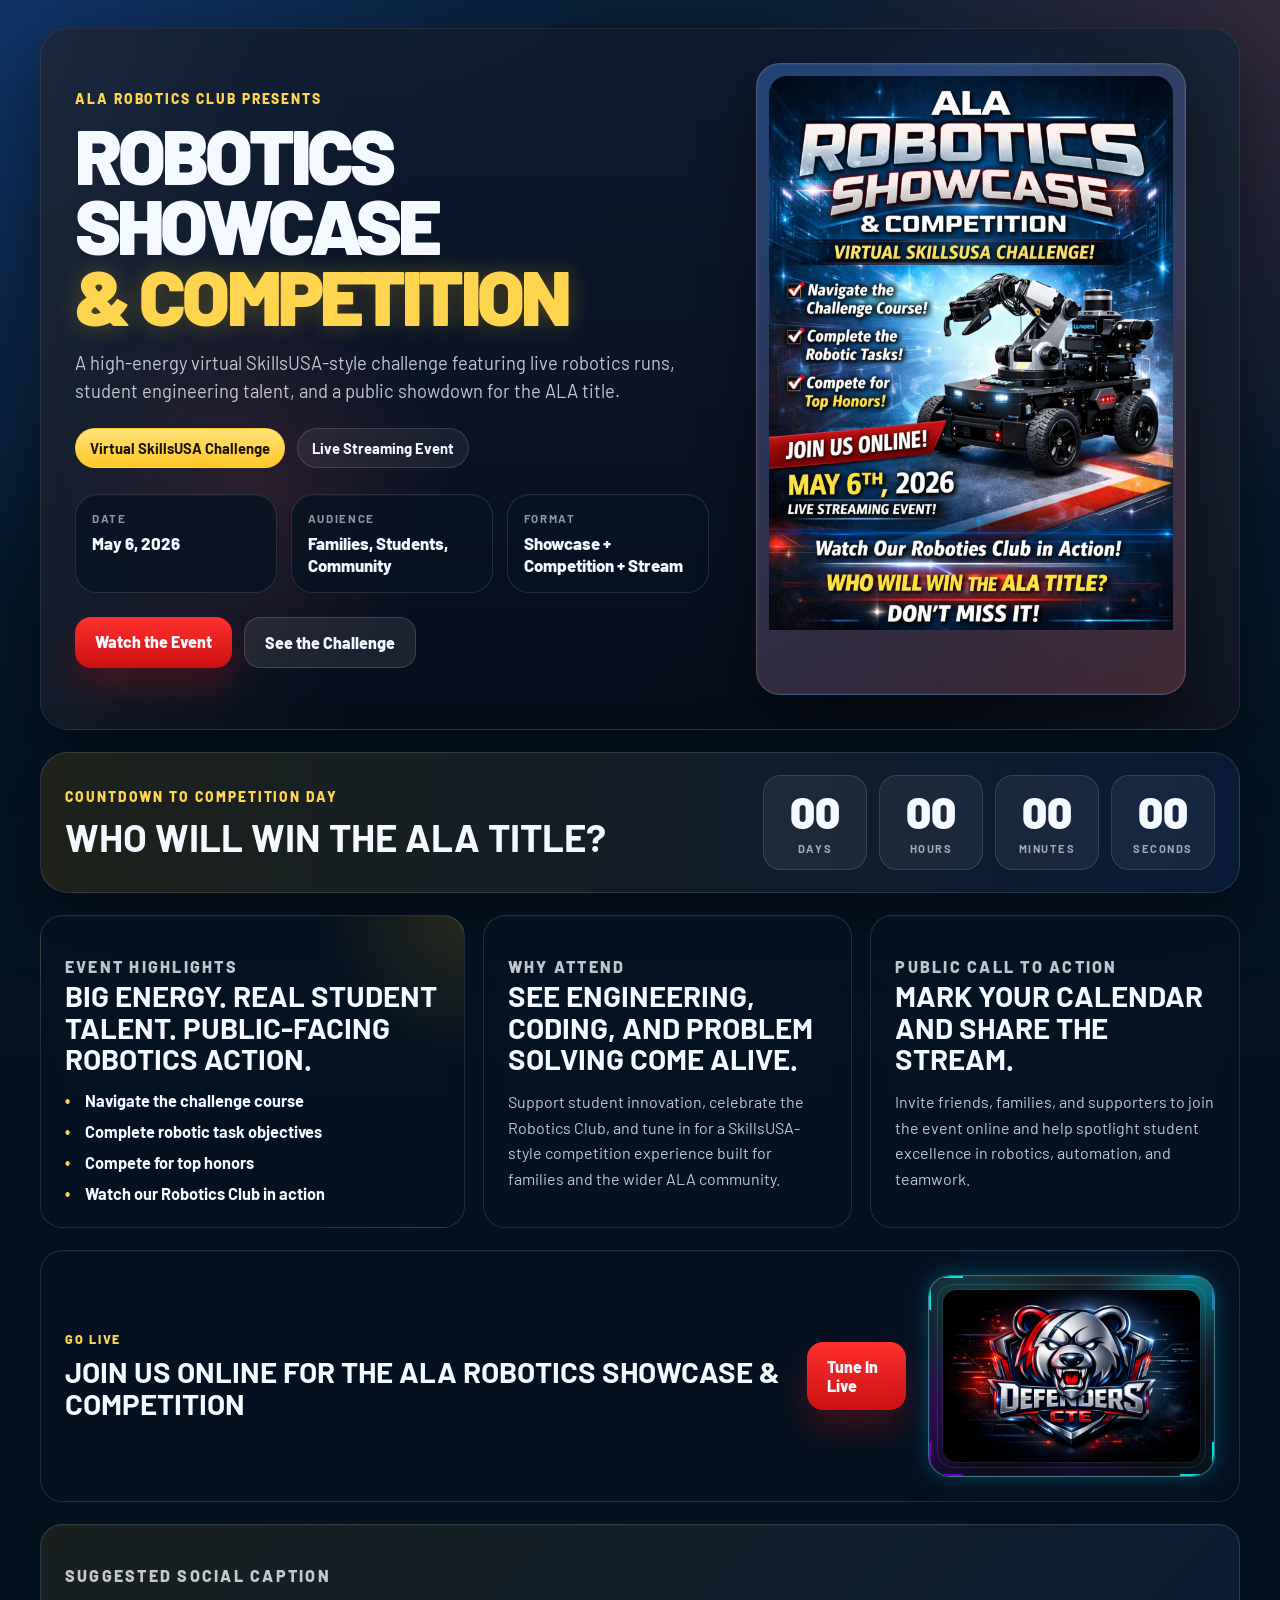
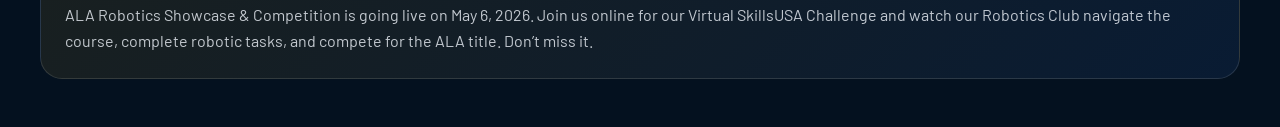
<file: Flyer/flyer.html>
<!DOCTYPE html>
<html lang="en">
<head>
  <meta charset="UTF-8" />
  <meta name="viewport" content="width=device-width, initial-scale=1.0" />
  <title>ALA Robotics Showcase & Competition</title>
  <link rel="preconnect" href="https://fonts.googleapis.com">
  <link rel="preconnect" href="https://fonts.gstatic.com" crossorigin>
  <link href="https://fonts.googleapis.com/css2?family=Barlow:wght@400;600;700;800;900&display=swap" rel="stylesheet">
  <link rel="stylesheet" href="flyer.css" />
</head>
<body>
  <main class="page-shell">
    <section class="hero-card">
      <div class="hero-overlay"></div>
      <div class="hero-grid">
        <div class="hero-copy">
          <p class="eyebrow">ALA Robotics Club Presents</p>
          <h1>Robotics Showcase <span>& Competition</span></h1>
          <p class="subhead">A high-energy virtual SkillsUSA-style challenge featuring live robotics runs, student engineering talent, and a public showdown for the ALA title.</p>

          <div class="badge-row">
            <span class="pill pill-gold">Virtual SkillsUSA Challenge</span>
            <span class="pill">Live Streaming Event</span>
          </div>

          <div class="event-panel">
            <div>
              <p class="panel-label">Date</p>
              <p class="panel-value">May 6, 2026</p>
            </div>
            <div>
              <p class="panel-label">Audience</p>
              <p class="panel-value">Families, Students, Community</p>
            </div>
            <div>
              <p class="panel-label">Format</p>
              <p class="panel-value">Showcase + Competition + Stream</p>
            </div>
            
          </div>

          <div class="cta-row">
            <a class="cta cta-primary" href="#watch">Watch the Event</a>
            <a class="cta cta-secondary" href="#details">See the Challenge</a>
          </div>
        </div>

        <div class="hero-visual">
          <div class="poster-frame">
            <img src="flyer.png" alt="ALA Robotics Showcase and Competition poster" />
          </div>
        </div>
      </div>
    </section>

    <section class="countdown-strip" aria-label="Event countdown">
      <div class="countdown-copy">
        <p class="eyebrow">Countdown to Competition Day</p>
        <h2>Who will win the ALA title?</h2>
      </div>
      <div class="countdown-boxes" id="countdown">
        <div class="time-box"><span id="days">00</span><small>Days</small></div>
        <div class="time-box"><span id="hours">00</span><small>Hours</small></div>
        <div class="time-box"><span id="minutes">00</span><small>Minutes</small></div>
        <div class="time-box"><span id="seconds">00</span><small>Seconds</small></div>
      </div>
    </section>

    <section class="info-grid" id="details">
      <article class="info-card spotlight-card">
        <p class="card-tag">Event Highlights</p>
        <h3>Big energy. Real student talent. Public-facing robotics action.</h3>
        <ul class="feature-list">
          <li>Navigate the challenge course</li>
          <li>Complete robotic task objectives</li>
          <li>Compete for top honors</li>
          <li>Watch our Robotics Club in action</li>
        </ul>
      </article>

      <article class="info-card">
        <p class="card-tag">Why Attend</p>
        <h3>See engineering, coding, and problem solving come alive.</h3>
        <p>Support student innovation, celebrate the Robotics Club, and tune in for a SkillsUSA-style competition experience built for families and the wider ALA community.</p>
      </article>

      <article class="info-card">
        <p class="card-tag">Public Call to Action</p>
        <h3>Mark your calendar and share the stream.</h3>
        <p>Invite friends, families, and supporters to join the event online and help spotlight student excellence in robotics, automation, and teamwork.</p>
      </article>
    </section>

    <section class="watch-section" id="watch">
      
      <div class="watch-card">
        
        <div>
          
          <p class="card-tag">Go Live</p>
          <h2>Join us online for the ALA Robotics Showcase & Competition</h2>
        </div>
   <div class="watch-actions">
          <a class="cta cta-primary" href="../ala_live_page/live.html">Tune In Live</a>
        </div>
        
     <div class="go-live-neon-card" data-go-live-neon-card>
  <div class="go-live-neon-card__frame">
    <div class="go-live-neon-card__glow"></div>
    <div class="go-live-neon-card__corners"></div>
    <img
      src="defenderCTE.png"
      alt="Defender CTE"
      class="go-live-neon-card__image"
    />
  </div>
</div>
      </div>
              
    </section>


    



    <section class="caption-section">
      <div class="caption-card">
        <p class="card-tag">Suggested Social Caption</p>
        <p id="socialCaption">ALA Robotics Showcase & Competition is going live on May 6, 2026. Join us online for our Virtual SkillsUSA Challenge and watch our Robotics Club navigate the course, complete robotic tasks, and compete for the ALA title. Don’t miss it.</p>
      </div>
    </section>
  </main>

  <script src="script.js"></script>
</body>
</html>
</file>
<file: Flyer/flyer.css>
* {
  box-sizing: border-box;
}

:root {
  --bg-1: #04111f;
  --bg-2: #071f37;
  --panel: rgba(7, 19, 35, 0.78);
  --panel-strong: rgba(6, 16, 31, 0.92);
  --stroke: rgba(255, 255, 255, 0.12);
  --text: #f4f8ff;
  --muted: rgba(244, 248, 255, 0.78);
  --gold: #ffd44f;
  --shadow: 0 24px 70px rgba(0, 0, 0, 0.45);
  --radius-xl: 28px;
  --radius-lg: 22px;
}

html {
  scroll-behavior: smooth;
}

body {
  margin: 0;
  min-height: 100vh;
  font-family: "Barlow", system-ui, sans-serif;
  color: var(--text);
  background:
    radial-gradient(circle at top left, rgba(41, 124, 255, 0.24), transparent 28%),
    radial-gradient(circle at top right, rgba(255, 88, 88, 0.18), transparent 24%),
    linear-gradient(180deg, var(--bg-2), var(--bg-1) 65%);
  position: relative;
  overflow-x: hidden;
}

body::before {
  content: "";
  position: fixed;
  inset: 0;
  pointer-events: none;
  background:
    linear-gradient(rgba(255,255,255,0.05) 1px, transparent 1px),
    linear-gradient(90deg, rgba(255,255,255,0.05) 1px, transparent 1px);
  background-size: 34px 34px;
  opacity: 0.12;
}

.page-shell {
  width: min(1200px, calc(100% - 32px));
  margin: 0 auto;
  padding: 28px 0 48px;
}

.hero-card,
.countdown-strip,
.info-card,
.watch-card,
.caption-card {
  backdrop-filter: blur(8px);
  -webkit-backdrop-filter: blur(8px);
}

.hero-card {
  position: relative;
  overflow: hidden;
  border: 1px solid var(--stroke);
  border-radius: var(--radius-xl);
  background:
    linear-gradient(180deg, rgba(14, 26, 46, 0.96), rgba(6, 14, 27, 0.96)),
    linear-gradient(135deg, rgba(34, 97, 197, 0.5), rgba(200, 42, 42, 0.22));
  box-shadow: var(--shadow);
}

.hero-overlay {
  position: absolute;
  inset: 0;
  pointer-events: none;
  background:
    radial-gradient(circle at 78% 32%, rgba(51, 156, 255, 0.34), transparent 22%),
    radial-gradient(circle at 18% 65%, rgba(255, 86, 86, 0.12), transparent 18%),
    linear-gradient(90deg, rgba(255,255,255,0.05), transparent 26%, transparent 74%, rgba(255,255,255,0.04));
}

.hero-grid {
  position: relative;
  z-index: 1;
  display: grid;
  grid-template-columns: 1.15fr 0.85fr;
  gap: 28px;
  align-items: center;
  padding: 34px;
}

.hero-copy h1 {
  margin: 0;
  font-size: clamp(3rem, 6vw, 5.6rem);
  line-height: 0.92;
  text-transform: uppercase;
  font-weight: 900;
  letter-spacing: -0.05em;
  text-wrap: balance;
}

.hero-copy h1 span {
  display: block;
  color: var(--gold);
  text-shadow: 0 0 22px rgba(255, 198, 0, 0.25);
}

.eyebrow,
.card-tag,
.panel-label,
small {
  text-transform: uppercase;
  letter-spacing: 0.14em;
}

.eyebrow {
  margin: 0 0 12px;
  color: var(--gold);
  font-size: 0.86rem;
  font-weight: 800;
}

.subhead {
  max-width: 44rem;
  margin: 18px 0 0;
  color: var(--muted);
  font-size: 1.15rem;
  line-height: 1.55;
}

.badge-row,
.cta-row,
.watch-actions {
  display: flex;
  gap: 12px;
  flex-wrap: wrap;
}

.badge-row {
  margin-top: 22px;
}

.pill {
  display: inline-flex;
  align-items: center;
  justify-content: center;
  padding: 10px 14px;
  border: 1px solid rgba(255,255,255,0.13);
  border-radius: 999px;
  background: rgba(255,255,255,0.06);
  font-size: 0.92rem;
  font-weight: 700;
}

.pill-gold {
  color: #1d1600;
  background: linear-gradient(180deg, #ffe278, #ffc627);
  border-color: rgba(255, 203, 45, 0.55);
}

.event-panel {
  display: grid;
  grid-template-columns: repeat(3, minmax(0, 1fr));
  gap: 14px;
  margin-top: 26px;
}

.event-panel > div,
.info-card,
.watch-card,
.caption-card {
  border: 1px solid var(--stroke);
  background: var(--panel);
  border-radius: var(--radius-lg);
  box-shadow: inset 0 1px 0 rgba(255,255,255,0.03);
}

.event-panel > div {
  padding: 16px;
}

.panel-label {
  margin: 0 0 8px;
  color: rgba(244, 248, 255, 0.58);
  font-size: 0.72rem;
  font-weight: 700;
}

.panel-value {
  margin: 0;
  font-size: 1.05rem;
  font-weight: 800;
  line-height: 1.3;
}

.cta-row {
  margin-top: 24px;
}

.cta {
  appearance: none;
  border: 0;
  cursor: pointer;
  text-decoration: none;
  color: var(--text);
  padding: 15px 20px;
  border-radius: 16px;
  font-size: 1rem;
  font-weight: 800;
  transition: transform 0.18s ease, box-shadow 0.18s ease, background 0.18s ease;
}

.cta:hover {
  transform: translateY(-2px);
}

.cta-primary {
  background: linear-gradient(180deg, #ff3030, #cb1010);
  box-shadow: 0 18px 34px rgba(203, 16, 16, 0.28);
}

.cta-secondary {
  background: rgba(255,255,255,0.08);
  border: 1px solid rgba(255,255,255,0.15);
}

.hero-visual {
  display: flex;
  justify-content: center;
  align-items: center;
}

.poster-frame {
  width: min(100%, 430px);
  border-radius: 24px;
  padding: 12px;
  background:
    linear-gradient(145deg, rgba(45, 136, 255, 0.3), rgba(255, 69, 69, 0.16)),
    rgba(255,255,255,0.06);
  border: 1px solid rgba(255,255,255,0.14);
  box-shadow:
    0 0 0 1px rgba(255,255,255,0.04) inset,
    0 24px 56px rgba(0, 0, 0, 0.42);
}

.poster-frame img {
  display: block;
  width: 100%;
  height: auto;
  border-radius: 18px;
}

.countdown-strip {
  margin-top: 22px;
  padding: 22px 24px;
  border-radius: var(--radius-xl);
  border: 1px solid var(--stroke);
  background:
    linear-gradient(90deg, rgba(255, 191, 0, 0.10), rgba(31, 111, 255, 0.10)),
    rgba(6, 16, 31, 0.92);
  box-shadow: var(--shadow);
  display: flex;
  align-items: center;
  justify-content: space-between;
  gap: 18px;
  flex-wrap: wrap;
}

.countdown-copy h2 {
  margin: 8px 0 0;
  font-size: clamp(1.65rem, 3vw, 2.4rem);
  line-height: 1.05;
  text-transform: uppercase;
}

.countdown-boxes {
  display: flex;
  gap: 12px;
  flex-wrap: wrap;
}

.time-box {
  min-width: 104px;
  padding: 14px 16px;
  text-align: center;
  border-radius: 18px;
  background: rgba(255,255,255,0.06);
  border: 1px solid rgba(255,255,255,0.12);
}

.time-box span {
  display: block;
  font-size: clamp(2rem, 4vw, 2.75rem);
  line-height: 1;
  font-weight: 900;
}

.time-box small {
  display: block;
  margin-top: 8px;
  color: rgba(244, 248, 255, 0.62);
  font-size: 0.7rem;
  font-weight: 700;
}

.info-grid {
  margin-top: 22px;
  display: grid;
  grid-template-columns: 1.15fr 1fr 1fr;
  gap: 18px;
}

.info-card {
  padding: 24px;
}

.spotlight-card {
  background:
    radial-gradient(circle at top right, rgba(255, 198, 0, 0.13), transparent 28%),
    rgba(7, 19, 35, 0.78);
}

.card-tag {
  margin: 0 0 10px;
  color: var(--gold);
  font-size: 0.78rem;
  font-weight: 800;
}

.info-card h3,
.watch-card h2 {
  margin: 0;
  font-size: clamp(1.45rem, 2.3vw, 2rem);
  line-height: 1.08;
  text-transform: uppercase;
}

.info-card p,
.watch-copy,
.caption-card p {
  margin: 14px 0 0;
  color: var(--muted);
  font-size: 1rem;
  line-height: 1.6;
}

.feature-list {
  margin: 16px 0 0;
  padding: 0;
  list-style: none;
  display: grid;
  gap: 12px;
}

.feature-list li {
  position: relative;
  padding-left: 20px;
  font-size: 1.02rem;
  font-weight: 700;
}

.feature-list li::before {
  content: "•";
  position: absolute;
  left: 0;
  color: var(--gold);
}

.watch-section,
.caption-section {
  margin-top: 22px;
}

.watch-card,
.caption-card {
  padding: 24px;
}

.watch-card {
  display: flex;
  justify-content: space-between;
  align-items: center;
  gap: 22px;
}

.watch-actions {
  justify-content: flex-end;
}

.caption-card {
  background:
    linear-gradient(135deg, rgba(255, 198, 0, 0.08), rgba(49, 144, 255, 0.08)),
    rgba(7, 19, 35, 0.78);
}

@media (max-width: 1024px) {
  .hero-grid,
  .info-grid {
    grid-template-columns: 1fr;
  }

  .hero-copy h1 {
    max-width: 11ch;
  }

  .hero-visual {
    order: -1;
  }

  .watch-card {
    flex-direction: column;
    align-items: flex-start;
  }

  .watch-actions {
    justify-content: flex-start;
  }
}

@media (max-width: 720px) {
  .page-shell {
    width: min(100% - 18px, 1200px);
    padding: 18px 0 36px;
  }

  .hero-grid,
  .watch-card,
  .info-card,
  .caption-card,
  .countdown-strip {
    padding-left: 18px;
    padding-right: 18px;
  }

  .hero-grid {
    padding-top: 22px;
    padding-bottom: 22px;
  }

  .event-panel {
    grid-template-columns: 1fr;
  }

  .time-box {
    min-width: 84px;
    flex: 1 1 40%;
  }

  .cta,
  .pill {
    width: 100%;
    justify-content: center;
  }
}





[data-go-live-neon-card].go-live-neon-card {
  --nl-frame-bg: rgba(8, 12, 20, 0.72);
  --nl-frame-border: rgba(120, 220, 255, 0.45);
  --nl-glow-a: rgba(0, 255, 255, 0.9);
  --nl-glow-b: rgba(0, 153, 255, 0.85);
  --nl-glow-c: rgba(140, 0, 255, 0.75);
  --nl-inner-line: rgba(255, 255, 255, 0.12);

  position: relative;
  width: min(100%, 360px);
  margin: 0 auto;
  isolation: isolate;
}

[data-go-live-neon-card] .go-live-neon-card__frame {
  position: relative;
  overflow: hidden;
  border-radius: 22px;
  padding: 14px;
  background:
    linear-gradient(180deg, rgba(255,255,255,0.08), rgba(255,255,255,0.02)),
    var(--nl-frame-bg);
  border: 1px solid var(--nl-frame-border);
  box-shadow:
    0 0 0 1px rgba(255,255,255,0.04) inset,
    0 0 18px rgba(0, 255, 255, 0.18),
    0 0 38px rgba(0, 140, 255, 0.14),
    0 10px 30px rgba(0, 0, 0, 0.35);
  backdrop-filter: blur(6px);
}

[data-go-live-neon-card] .go-live-neon-card__frame::before {
  content: "";
  position: absolute;
  inset: 8px;
  border-radius: 16px;
  border: 1px solid var(--nl-inner-line);
  pointer-events: none;
}

[data-go-live-neon-card] .go-live-neon-card__frame::after {
  content: "";
  position: absolute;
  inset: -35%;
  background:
    conic-gradient(
      from 0deg,
      transparent 0deg,
      rgba(0,255,255,0.00) 24deg,
      rgba(0,255,255,0.85) 52deg,
      rgba(0,153,255,0.00) 76deg,
      transparent 120deg,
      transparent 220deg,
      rgba(140,0,255,0.55) 260deg,
      rgba(0,255,255,0.00) 288deg,
      transparent 360deg
    );
  filter: blur(18px);
  opacity: 0.55;
  animation: goLiveNeonSweep 7s linear infinite;
  pointer-events: none;
  z-index: 0;
}

[data-go-live-neon-card] .go-live-neon-card__glow {
  position: absolute;
  inset: -2px;
  border-radius: 24px;
  background:
    radial-gradient(circle at 20% 20%, rgba(0,255,255,0.22), transparent 34%),
    radial-gradient(circle at 80% 25%, rgba(0,153,255,0.20), transparent 30%),
    radial-gradient(circle at 50% 100%, rgba(140,0,255,0.16), transparent 35%);
  filter: blur(10px);
  animation: goLiveNeonPulse 3.2s ease-in-out infinite;
  pointer-events: none;
  z-index: 0;
}

[data-go-live-neon-card] .go-live-neon-card__corners {
  position: absolute;
  inset: 0;
  border-radius: 22px;
  pointer-events: none;
  z-index: 2;
}

[data-go-live-neon-card] .go-live-neon-card__corners::before,
[data-go-live-neon-card] .go-live-neon-card__corners::after {
  content: "";
  position: absolute;
  inset: 0;
  border-radius: 22px;
  background:
    linear-gradient(90deg, var(--nl-glow-a), var(--nl-glow-a)) top left / 34px 2px no-repeat,
    linear-gradient(180deg, var(--nl-glow-a), var(--nl-glow-a)) top left / 2px 34px no-repeat,

    linear-gradient(90deg, var(--nl-glow-b), var(--nl-glow-b)) top right / 34px 2px no-repeat,
    linear-gradient(180deg, var(--nl-glow-b), var(--nl-glow-b)) top right / 2px 34px no-repeat,

    linear-gradient(90deg, var(--nl-glow-c), var(--nl-glow-c)) bottom left / 34px 2px no-repeat,
    linear-gradient(180deg, var(--nl-glow-c), var(--nl-glow-c)) bottom left / 2px 34px no-repeat,

    linear-gradient(90deg, var(--nl-glow-a), var(--nl-glow-a)) bottom right / 34px 2px no-repeat,
    linear-gradient(180deg, var(--nl-glow-a), var(--nl-glow-a)) bottom right / 2px 34px no-repeat;
  opacity: 0.95;
}

[data-go-live-neon-card] .go-live-neon-card__corners::before {
  filter: blur(0.5px);
}

[data-go-live-neon-card] .go-live-neon-card__corners::after {
  filter: blur(10px);
  opacity: 0.65;
  animation: goLiveCornerFlicker 2.4s ease-in-out infinite;
}

[data-go-live-neon-card] .go-live-neon-card__image {
  position: relative;
  z-index: 1;
  display: block;
  width: 100%;
  height: auto;
  border-radius: 14px;
  object-fit: contain;
  background: rgba(255,255,255,0.02);
  box-shadow:
    0 0 0 1px rgba(255,255,255,0.05),
    0 8px 28px rgba(0,0,0,0.32);
}

@keyframes goLiveNeonSweep {
  from {
    transform: rotate(0deg);
  }
  to {
    transform: rotate(360deg);
  }
}

@keyframes goLiveNeonPulse {
  0%, 100% {
    opacity: 0.78;
    transform: scale(1);
  }
  50% {
    opacity: 1;
    transform: scale(1.015);
  }
}

@keyframes goLiveCornerFlicker {
  0%, 100% {
    opacity: 0.55;
  }
  25% {
    opacity: 0.8;
  }
  50% {
    opacity: 0.62;
  }
  75% {
    opacity: 0.95;
  }
}
</file>
